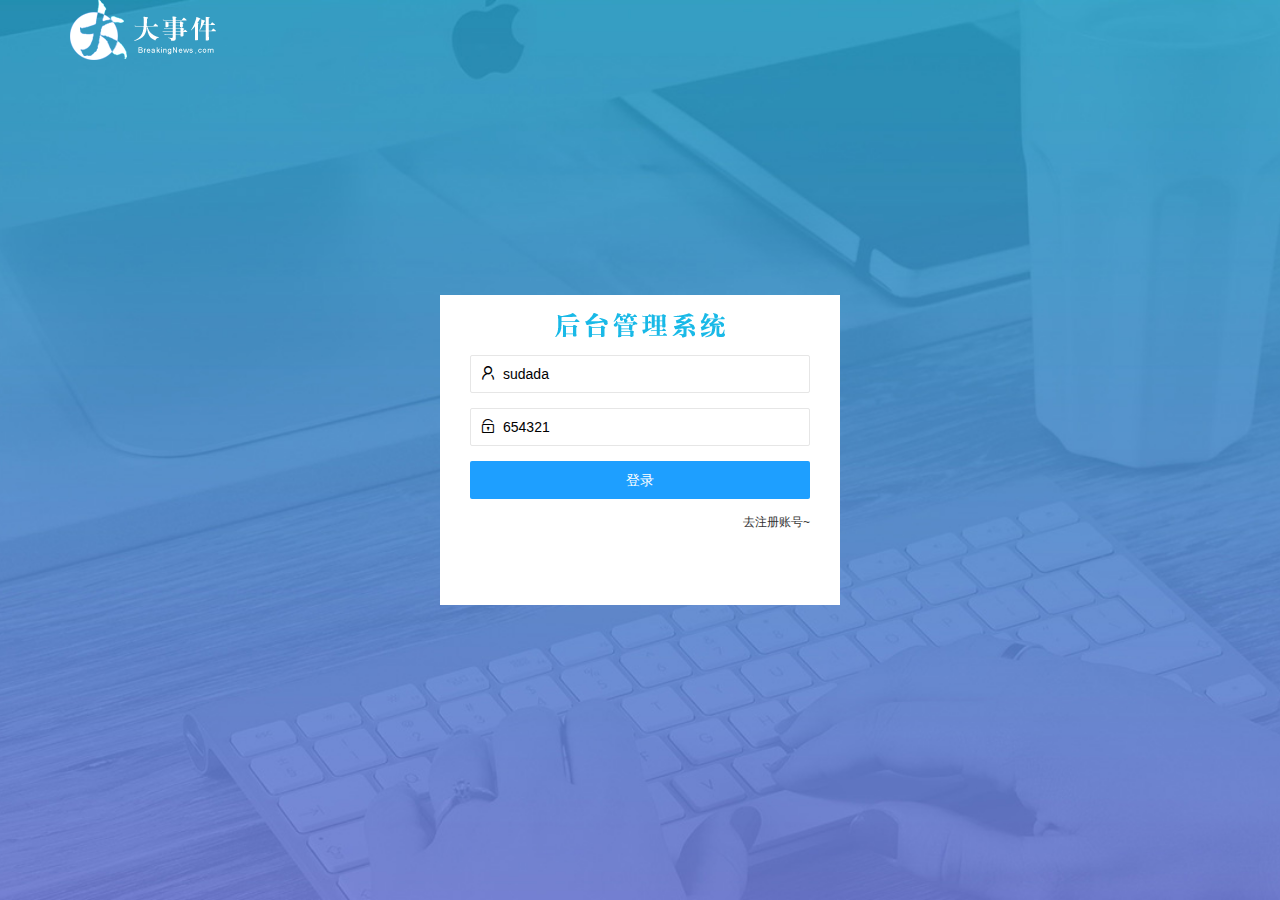
<file: login.html>
<!DOCTYPE html>
<html lang="en">

<head>
    <meta charset="UTF-8">
    <meta name="viewport" content="width=device-width, initial-scale=1.0">
    <title>注册--登录--页面</title>
    <!-- layui css -->
    <link rel="stylesheet" href="/assets/lib/layui/css/layui.css">
    <!-- 字体图标 -->
    <link rel="icon" href="/assets/images/favicon.ico">
    <!-- my login css -->
    <link rel="stylesheet" href="/assets/css/login.css">

</head>

<body>
    <div class="layui-main">
        <!-- logo -->
        <img src="/assets/images/logo.png" alt="">
    </div>
    <!-- 注册--登录 -->
    <div class="loginAndRegBox">
        <!-- 登录注册标题 -->
        <div class="titleBox"></div>
        <!-- 登录❗❗❗❗ -->
        <div class="login_box">
            <form class="layui-form" id="form_login">
                <!-- 账号 -->
                <div class="layui-form-item">
                    <i class="layui-icon layui-icon-username"></i>
                    <input value="sudada" type="text" name="username" required lay-verify="required"
                        placeholder="请输入用户名" autocomplete="off" class="layui-input">
                </div>
                <!-- 密码 -->
                <div class="layui-form-item">
                    <i class="layui-icon layui-icon-password"></i>
                    <input value="654321" type="text" name="password" required lay-verify="required|pwd"
                        placeholder="请输入密码" autocomplete="off" class="layui-input">
                </div>
                <!-- 按钮 -->
                <div class="layui-form-item">
                    <button class="layui-btn layui-btn-fluid layui-btn-normal" lay-submit
                        lay-filter="formDemo">登录</button>
                </div>
                <div class="layui-form-item links">
                    <a href="javascript:;" id="link_reg">去注册账号~</a>
                </div>
            </form>
        </div>
        <!-- 注册❗❗❗❗❗❗ -->
        <div class="reg_box" style="display: none;">
            <form class="layui-form" id="form_reg">
                <!-- 账号 -->
                <div class="layui-form-item">
                    <i class="layui-icon layui-icon-username"></i>
                    <input type="text" name="title" required lay-verify="required" placeholder="请输入用户名"
                        autocomplete="off" class="layui-input">
                </div>
                <!-- 密码 -->
                <div class="layui-form-item">
                    <i class="layui-icon layui-icon-password"></i>
                    <input type="password" name="password" required lay-verify="required|pwd" placeholder="请输入密码"
                        autocomplete="off" class="layui-input">
                </div>
                <!-- 确认密码 -->
                <div class="layui-form-item">
                    <i class="layui-icon layui-icon-password"></i>
                    <input type="password" name="repassword" required lay-verify="required|pwd|repwd"
                        placeholder="请确认密码" autocomplete="off" class="layui-input">
                </div>
                <!-- 按钮 -->
                <div class="layui-form-item">
                    <button class="layui-btn layui-btn-fluid layui-btn-normal" lay-submit
                        lay-filter="formDemo">立即注册</button>
                </div>
                <div class="layui-form-item links">
                    <a href="javascript:;" id="link_login">去登录~</a>
                </div>
            </form>

        </div>
    </div>
    <script src="/assets/lib/layui/layui.all.js"></script>
    <script src="/assets/lib/jquery.js"></script>
    <script src="/assets/js/baseAPI.js"></script>
    <script src="/assets/js/login.js"></script>
</body>

</html>
</file>
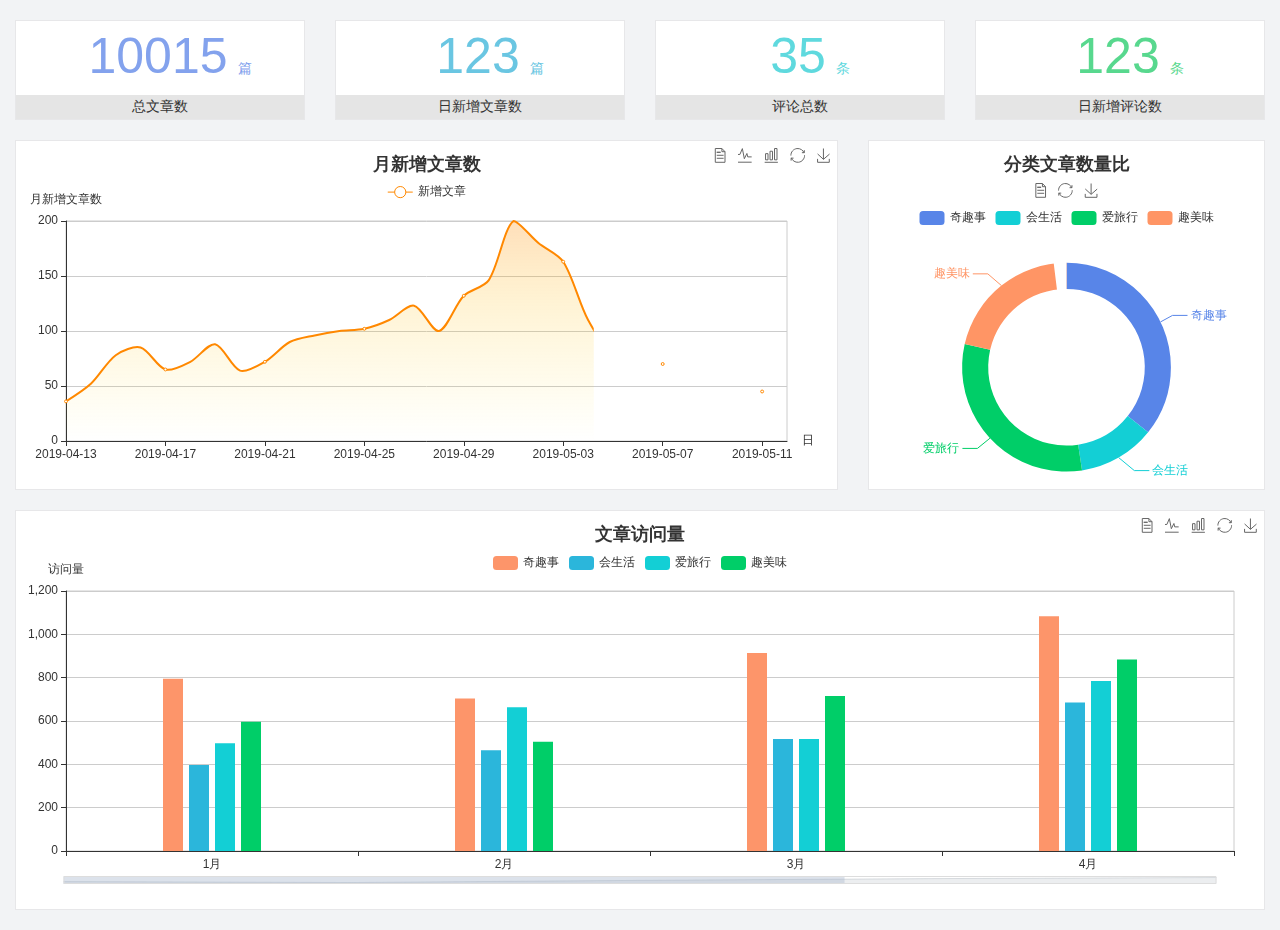
<file: home/dashboard.html>
<!DOCTYPE html>
<html lang="en">

<head>
  <meta charset="UTF-8">
  <meta name="viewport" content="width=device-width, initial-scale=1.0">
  <meta http-equiv="X-UA-Compatible" content="ie=edge">
  <title>图表统计</title>
  <link rel="stylesheet" href="../assets/lib/bootstrap.css" />
  <link rel="stylesheet" href="../assets/lib/main.css" />
  <script src="../assets/lib/jquery.js"></script>
  <script type="text/javascript" src="../assets/lib/echarts.min.js"></script>
</head>

<body>
  <div class="container-fluid">
    <div class="row spannel_list">
      <div class="col-sm-3 col-xs-6">
        <div class="spannel">
          <em>10015</em><span>篇</span>
          <b>总文章数</b>
        </div>
      </div>
      <div class="col-sm-3 col-xs-6">
        <div class="spannel scolor01">
          <em>123</em><span>篇</span>
          <b>日新增文章数</b>
        </div>
      </div>
      <div class="col-sm-3 col-xs-6">
        <div class="spannel scolor02">
          <em>35</em><span>条</span>
          <b>评论总数</b>
        </div>
      </div>
      <div class="col-sm-3 col-xs-6">
        <div class="spannel scolor03">
          <em>123</em><span>条</span>
          <b>日新增评论数</b>
        </div>
      </div>
    </div>
  </div>

  <div class="container-fluid">
    <div class="row curve-pie">
      <div class="col-lg-8 col-md-8">
        <div class="gragh_pannel" id="curve_show"></div>
      </div>
      <div class="col-lg-4 col-md-4">
        <div class="gragh_pannel" id="pie_show"></div>
      </div>
    </div>
  </div>

  <div class="container-fluid">
    <div class="column_pannel" id="column_show"></div>
  </div>

  <script>
    var oChart = echarts.init(document.getElementById('curve_show'));
    var aList_all = [
      { 'count': 36, 'date': '2019-04-13' },
      { 'count': 52, 'date': '2019-04-14' },
      { 'count': 78, 'date': '2019-04-15' },
      { 'count': 85, 'date': '2019-04-16' },
      { 'count': 65, 'date': '2019-04-17' },
      { 'count': 72, 'date': '2019-04-18' },
      { 'count': 88, 'date': '2019-04-19' },
      { 'count': 64, 'date': '2019-04-20' },
      { 'count': 72, 'date': '2019-04-21' },
      { 'count': 90, 'date': '2019-04-22' },
      { 'count': 96, 'date': '2019-04-23' },
      { 'count': 100, 'date': '2019-04-24' },
      { 'count': 102, 'date': '2019-04-25' },
      { 'count': 110, 'date': '2019-04-26' },
      { 'count': 123, 'date': '2019-04-27' },
      { 'count': 100, 'date': '2019-04-28' },
      { 'count': 132, 'date': '2019-04-29' },
      { 'count': 146, 'date': '2019-04-30' },
      { 'count': 200, 'date': '2019-05-01' },
      { 'count': 180, 'date': '2019-05-02' },
      { 'count': 163, 'date': '2019-05-03' },
      { 'count': 110, 'date': '2019-05-04' },
      { 'count': 80, 'date': '2019-05-05' },
      { 'count': 82, 'date': '2019-05-06' },
      { 'count': 70, 'date': '2019-05-07' },
      { 'count': 65, 'date': '2019-05-08' },
      { 'count': 54, 'date': '2019-05-09' },
      { 'count': 40, 'date': '2019-05-10' },
      { 'count': 45, 'date': '2019-05-11' },
      { 'count': 38, 'date': '2019-05-12' },
    ];

    let aCount = [];
    let aDate = [];

    for (var i = 0; i < aList_all.length; i++) {
      aCount.push(aList_all[i].count);
      aDate.push(aList_all[i].date);
    }

    var chartopt = {
      title: {
        text: '月新增文章数',
        left: 'center',
        top: '10'
      },
      tooltip: {
        trigger: 'axis'
      },
      legend: {
        data: ['新增文章'],
        top: '40'
      },
      toolbox: {
        show: true,
        feature: {
          mark: { show: true },
          dataView: { show: true, readOnly: false },
          magicType: { show: true, type: ['line', 'bar'] },
          restore: { show: true },
          saveAsImage: { show: true }
        }
      },
      calculable: true,
      xAxis: [
        {
          name: '日',
          type: 'category',
          boundaryGap: false,
          data: aDate
        }
      ],
      yAxis: [
        {
          name: '月新增文章数',
          type: 'value'
        }
      ],
      series: [
        {
          name: '新增文章',
          type: 'line',
          smooth: true,
          itemStyle: { normal: { areaStyle: { type: 'default' }, color: '#f80' }, lineStyle: { color: '#f80' } },
          data: aCount
        }],
      areaStyle: {
        normal: {
          color: new echarts.graphic.LinearGradient(0, 0, 0, 1, [{
            offset: 0,
            color: 'rgba(255,136,0,0.39)'
          }, {
            offset: .34,
            color: 'rgba(255,180,0,0.25)'
          }, {
            offset: 1,
            color: 'rgba(255,222,0,0.00)'
          }])

        }
      },
      grid: {
        show: true,
        x: 50,
        x2: 50,
        y: 80,
        height: 220
      }
    };

    oChart.setOption(chartopt);


    var oPie = echarts.init(document.getElementById('pie_show'));
    var oPieopt =
    {
      title: {
        top: 10,
        text: '分类文章数量比',
        x: 'center'
      },
      tooltip: {
        trigger: 'item',
        formatter: "{a} <br/>{b} : {c} ({d}%)"
      },
      color: ['#5885e8', '#13cfd5', '#00ce68', '#ff9565'],
      legend: {
        x: 'center',
        top: 65,
        data: ['奇趣事', '会生活', '爱旅行', '趣美味']
      },
      toolbox: {
        show: true,
        x: 'center',
        top: 35,
        feature: {
          mark: { show: true },
          dataView: { show: true, readOnly: false },
          magicType: {
            show: true,
            type: ['pie', 'funnel'],
            option: {
              funnel: {
                x: '25%',
                width: '50%',
                funnelAlign: 'left',
                max: 1548
              }
            }
          },
          restore: { show: true },
          saveAsImage: { show: true }
        }
      },
      calculable: true,
      series: [
        {
          name: '访问来源',
          type: 'pie',
          radius: ['45%', '60%'],
          center: ['50%', '65%'],
          data: [
            { value: 300, name: '奇趣事' },
            { value: 100, name: '会生活' },
            { value: 260, name: '爱旅行' },
            { value: 180, name: '趣美味' }
          ]
        }
      ]
    };
    oPie.setOption(oPieopt);



    var oColumn = this.echarts.init(document.getElementById('column_show'));
    var oColumnopt =
    {
      title: {
        text: '文章访问量',
        left: 'center',
        top: '10'
      },
      tooltip: {
        trigger: 'axis'
      },
      legend: {
        data: ['奇趣事', '会生活', '爱旅行', '趣美味'],
        top: '40'
      },
      toolbox: {
        show: true,
        feature: {
          mark: { show: true },
          dataView: { show: true, readOnly: false },
          magicType: { show: true, type: ['line', 'bar'] },
          restore: { show: true },
          saveAsImage: { show: true }
        }
      },
      calculable: true,
      xAxis: [
        {
          type: 'category',
          data: ['1月', '2月', '3月', '4月', '5月']
        }
      ],
      yAxis: [
        {
          name: '访问量',
          type: 'value'
        }
      ],
      series: [
        {
          name: '奇趣事',
          type: 'bar',
          barWidth: 20,
          itemStyle: {
            normal: { areaStyle: { type: 'default' }, color: '#fd956a' }
          },
          data: [800, 708, 920, 1090, 1200]
        },
        {
          name: '会生活',
          type: 'bar',
          barWidth: 20,
          itemStyle: {
            normal: { areaStyle: { type: 'default' }, color: '#2bb6db' }
          },
          data: [400, 468, 520, 690, 800]
        },
        {
          name: '爱旅行',
          type: 'bar',
          barWidth: 20,
          itemStyle: {
            normal: { areaStyle: { type: 'default' }, color: '#13cfd5' }
          },
          data: [500, 668, 520, 790, 900]
        },
        {
          name: '趣美味',
          type: 'bar',
          barWidth: 20,
          itemStyle: {
            normal: { areaStyle: { type: 'default' }, color: '#00ce68' }
          },
          data: [600, 508, 720, 890, 1000]
        }
      ],
      grid: {
        show: true,
        x: 50,
        x2: 30,
        y: 80,
        height: 260
      },
      dataZoom: [//给x轴设置滚动条
        {
          start: 0,//默认为0
          end: 100 - 1000 / 31,//默认为100
          type: 'slider',
          show: true,
          xAxisIndex: [0],
          handleSize: 0,//滑动条的 左右2个滑动条的大小
          height: 8,//组件高度
          left: 45, //左边的距离
          right: 50,//右边的距离
          bottom: 26,//右边的距离
          handleColor: '#ddd',//h滑动图标的颜色
          handleStyle: {
            borderColor: "#cacaca",
            borderWidth: "1",
            shadowBlur: 2,
            background: "#ddd",
            shadowColor: "#ddd",
          }
        }]
    };
    oColumn.setOption(oColumnopt);
  </script>
</body>

</html>
</file>
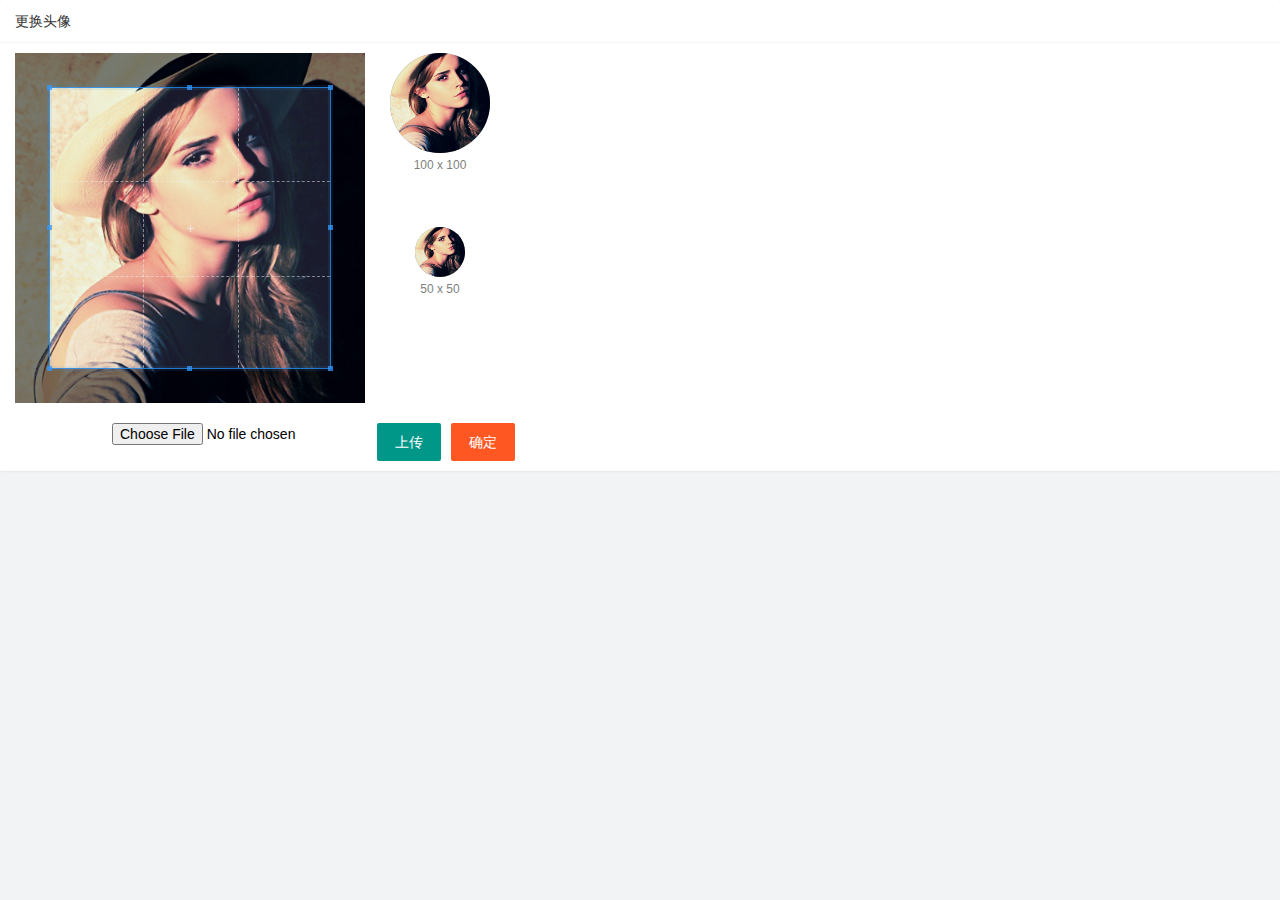
<file: user/user_avatar.html>
<!DOCTYPE html>
<html lang="en">

<head>
    <meta charset="UTF-8">
    <meta name="viewport" content="width=device-width, initial-scale=1.0">
    <title>Document</title>
    <link rel="stylesheet" href="/assets/lib/layui/css/layui.css">
    <link rel="stylesheet" href="/assets/lib/cropper/cropper.css" />
    <link rel="stylesheet" href="/assets/css/user/user_avatar.css">
</head>

<body>
    <div class="layui-card">
        <div class="layui-card-header">更换头像</div>
        <div class="layui-card-body">
            <!-- 第一行的图片裁剪和预览区域 -->
            <div class="row1">
                <!-- 图片裁剪区域 -->
                <div class="cropper-box">
                    <!-- 这个 img 标签很重要，将来会把它初始化为裁剪区域 -->
                    <img id="image" src="/assets/images/sample.jpg" />
                </div>
                <!-- 图片的预览区域 -->
                <div class="preview-box">
                    <div>
                        <!-- 宽高为 100px 的预览区域 -->
                        <div class="img-preview w100"></div>
                        <p class="size">100 x 100</p>
                    </div>
                    <div>
                        <!-- 宽高为 50px 的预览区域 -->
                        <div class="img-preview w50"></div>
                        <p class="size">50 x 50</p>
                    </div>
                </div>
            </div>

            <!-- 第二行的按钮区域 -->
            <div class="row2">
                <input type="file" name="" id="file" accept="image/png,image/jpeg">
                <button id='btnChooseImage' type="button" class="layui-btn">上传</button>
                <button id='btnUpload' type="button" class="layui-btn layui-btn-danger">确定</button>
            </div>
        </div>
    </div>


    <script src="/assets/lib/layui/layui.all.js"></script>
    <script src="/assets/lib/jquery.js"></script>
    <script src="/assets/lib/cropper/Cropper.js"></script>
    <script src="/assets/lib/cropper/jquery-cropper.js"></script>
    <script src="/assets/js/baseAPI.js"></script>
    <script src="/assets/js/user/user_avatar.js"></script>
</body>

</html>
</file>
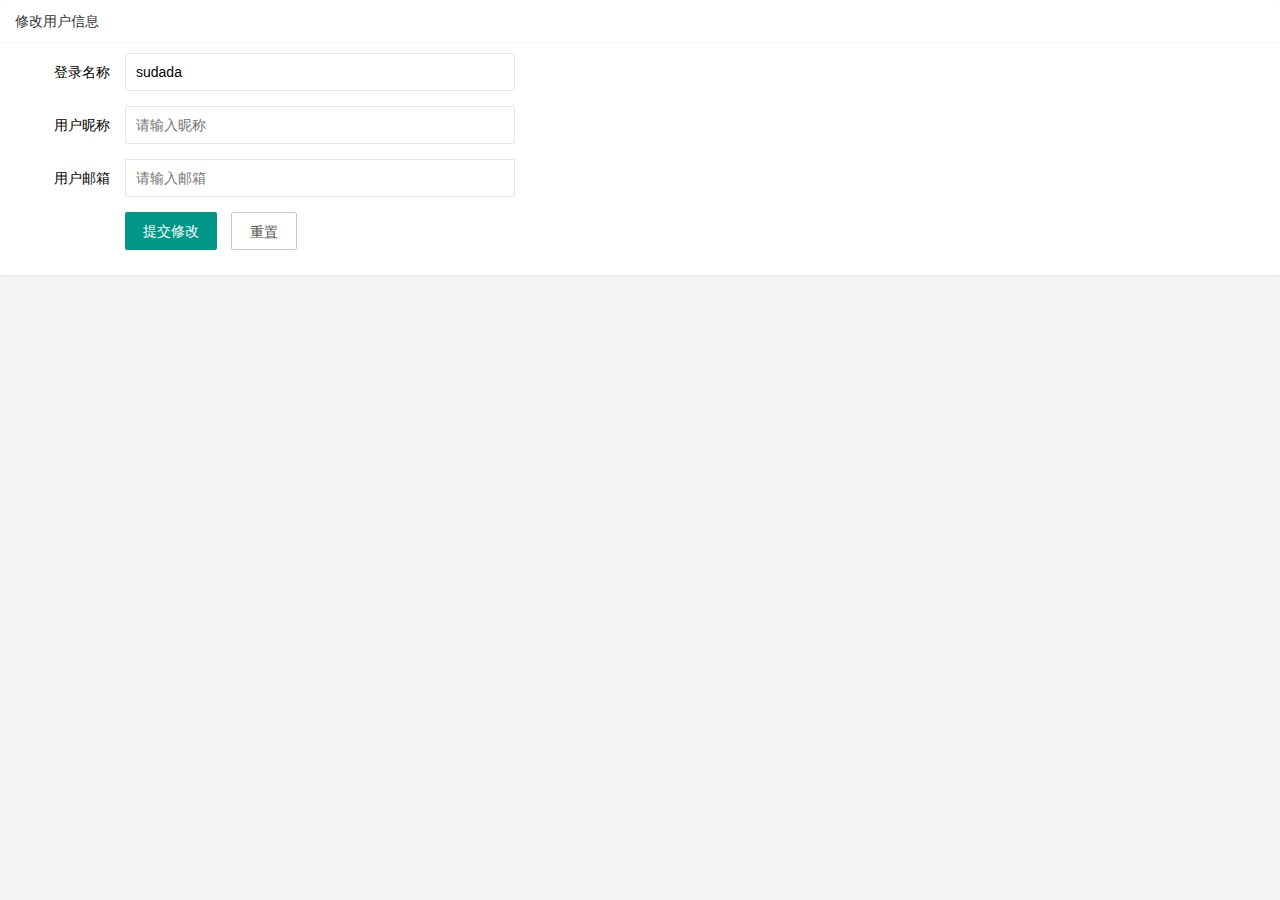
<file: user/user_info.html>
<!DOCTYPE html>
<html lang="en">

<head>
    <meta charset="UTF-8">
    <meta name="viewport" content="width=device-width, initial-scale=1.0">
    <title>Document</title>
    <link rel="stylesheet" href="/assets/lib/layui/css/layui.css">
    <link rel="stylesheet" href="/assets/css/user/user_info.css">
</head>

<body>
    <div class="layui-card">
        <div class="layui-card-header">修改用户信息</div>
        <div class="layui-card-body">
            <form class="layui-form" lay-fliter="formUserInfo">
            <!-- 隐藏域保存Id -->
            <input type="hidden" name="id">
                <!-- 登录名称 -->
                <div class="layui-form-item">
                    <label class="layui-form-label">登录名称</label>
                    <div class="layui-input-block">
                        <input value="sudada" type="text" name="username" readonly required lay-verify="required" placeholder="请输入登录名称"
                            autocomplete="off" class="layui-input">
                    </div>
                </div>
                <!-- 用户昵称 -->
                <div class="layui-form-item">
                    <label class="layui-form-label">用户昵称</label>
                    <div class="layui-input-block">
                        <input type="text" name="nickname" required lay-verify="required|nickname" placeholder="请输入昵称"
                            autocomplete="off" class="layui-input">
                    </div>
                </div>
                <!-- 用户邮箱 -->
                <div class="layui-form-item">
                    <label class="layui-form-label">用户邮箱</label>
                    <div class="layui-input-block">
                        <input type="text" name="email" required lay-verify="required|email" placeholder="请输入邮箱"
                            autocomplete="off" class="layui-input">
                    </div>
                </div>
                <!-- 按钮 -->
                <div class="layui-form-item">
                    <div class="layui-input-block">
                        <button class="layui-btn" lay-submit lay-filter="formDemo">提交修改</button>
                        <button id="btnReset" type="reset" class="layui-btn layui-btn-primary">重置</button>
                    </div>
                </div>
            </form>
        </div>
    </div>

    <script src="/assets/lib/layui/layui.all.js"></script>
    <script src="/assets/lib/jquery.js"></script>
    <script src="/assets/js/baseAPI.js"></script>
    <script src="/assets/js/user/user_info.js"></script>
</body>

</html>
</file>
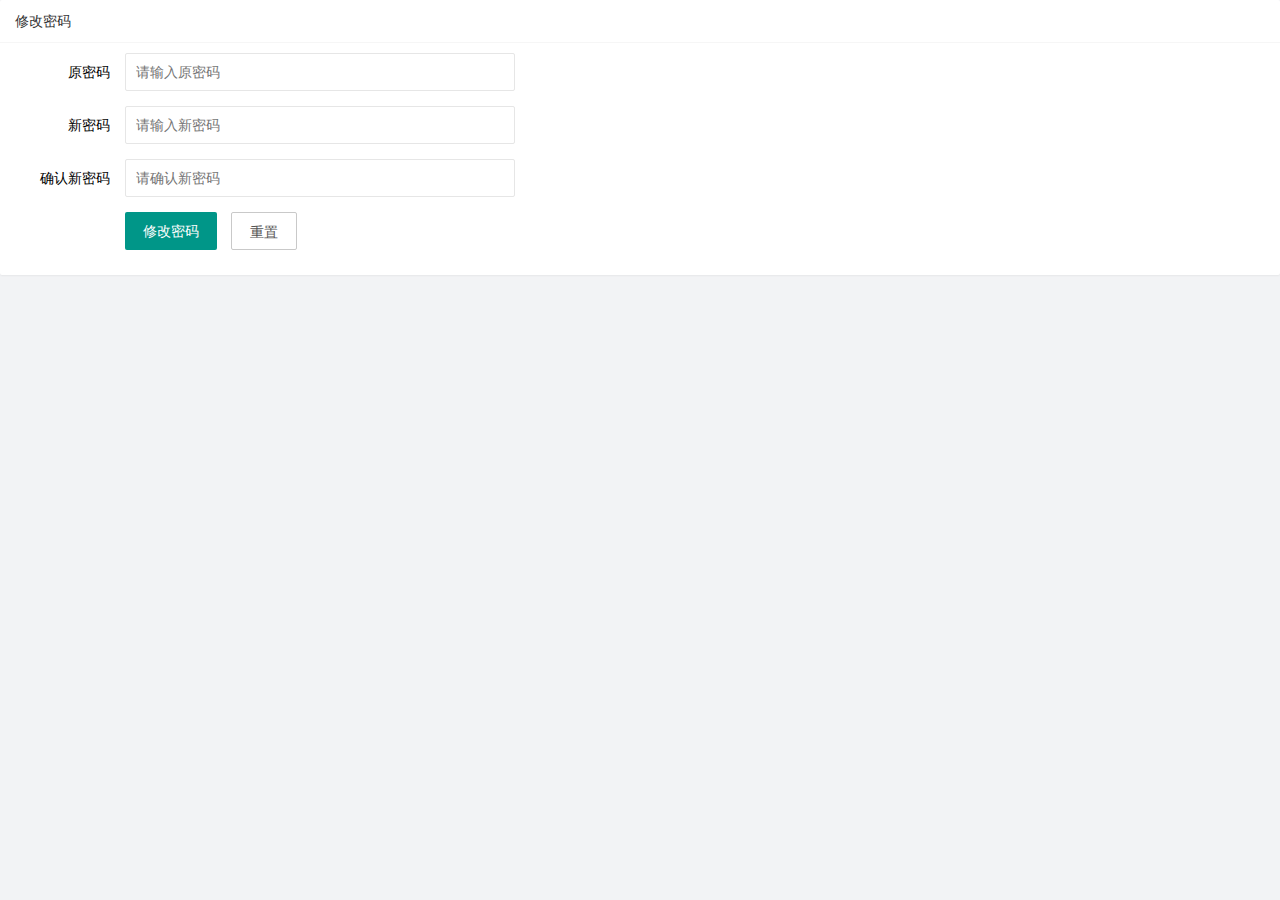
<file: user/user_pwd.html>
<!DOCTYPE html>
<html lang="en">

<head>
    <meta charset="UTF-8">
    <meta name="viewport" content="width=device-width, initial-scale=1.0">
    <title>重置密码</title>
    <link rel="stylesheet" href="/assets/lib/layui/css/layui.css">
    <link rel="stylesheet" href="/assets/css/user/user_pwd.css">
</head>

<body>
    <div class="layui-card">
        <div class="layui-card-header">修改密码</div>
        <div class="layui-card-body">
            <form class="layui-form" action="">
                <div class="layui-form-item">
                    <label class="layui-form-label">原密码</label>
                    <div class="layui-input-block">
                        <input type="text" name="oldPwd" required lay-verify="required|pwd" placeholder="请输入原密码"
                            autocomplete="off" class="layui-input">
                    </div>
                </div>
                <div class="layui-form-item">
                    <label class="layui-form-label">新密码</label>
                    <div class="layui-input-block">
                        <input type="text" name="newPwd" required lay-verify="required|pwd|samePwd" placeholder="请输入新密码"
                            autocomplete="off" class="layui-input">
                    </div>
                </div>
                <div class="layui-form-item">
                    <label class="layui-form-label">确认新密码</label>
                    <div class="layui-input-block">
                        <input type="text" name="rePwd" required lay-verify="required|pwd|rePwd" placeholder="请确认新密码"
                            autocomplete="off" class="layui-input">
                    </div>
                </div>
                <div class="layui-form-item">
                    <div class="layui-input-block">
                        <button class="layui-btn" lay-submit lay-filter="formDemo">修改密码</button>
                        <button type="reset" class="layui-btn layui-btn-primary">重置</button>
                    </div>
                </div>
            </form>
        </div>
    </div>

    <script src="/assets/lib/layui/layui.all.js"></script>
    <script src="/assets/lib/jquery.js"></script>
    <script src="/assets/js/baseAPI.js"></script>
    <script src="/assets/js/user/user_pwd.js"></script>
</body>

</html>
</file>
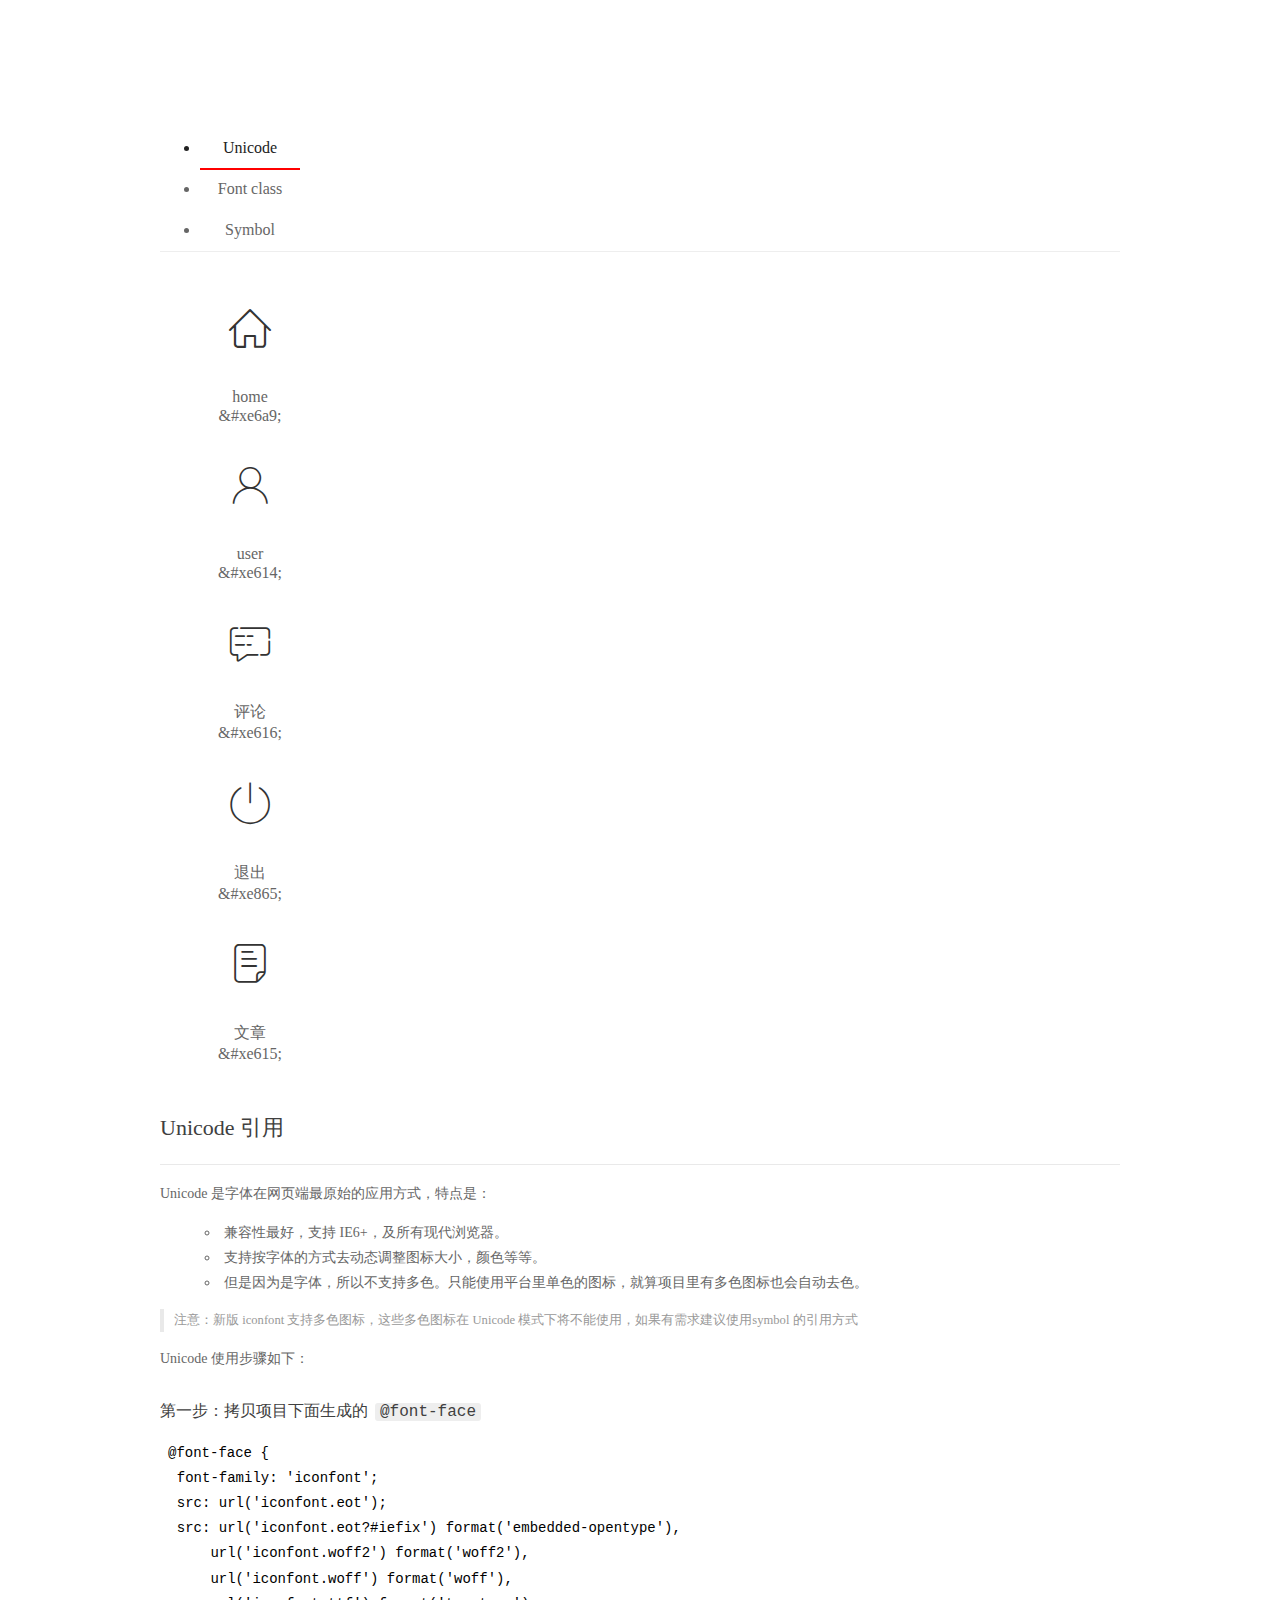
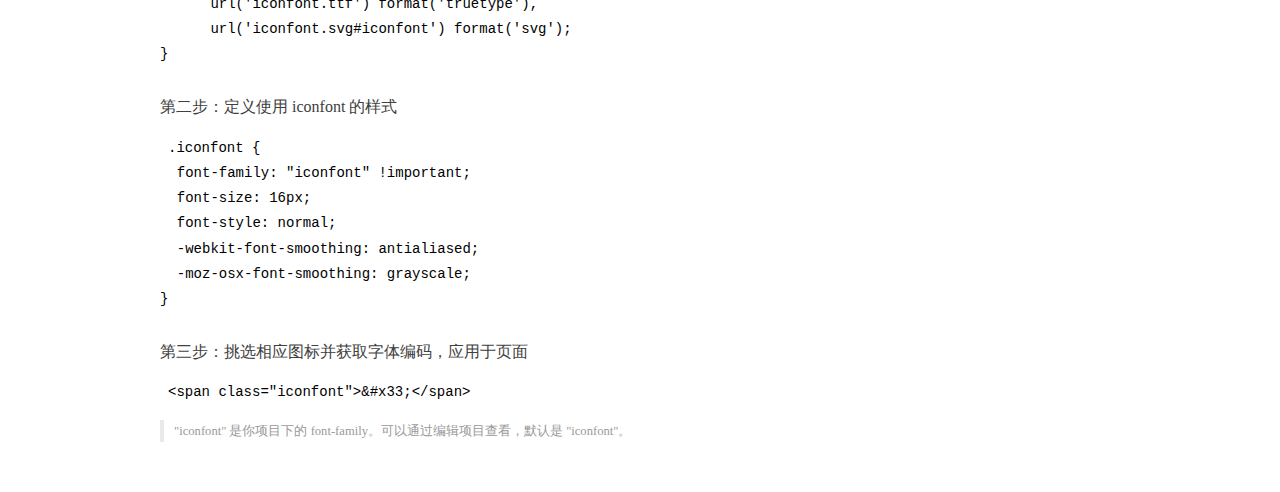
<file: assets/fonts/demo_index.html>
<!DOCTYPE html>
<html>
<head>
  <meta charset="utf-8"/>
  <title>IconFont Demo</title>
  <link rel="shortcut icon" href="https://gtms04.alicdn.com/tps/i4/TB1_oz6GVXXXXaFXpXXJDFnIXXX-64-64.ico" type="image/x-icon"/>
  <link rel="stylesheet" href="https://g.alicdn.com/thx/cube/1.3.2/cube.min.css">
  <link rel="stylesheet" href="demo.css">
  <link rel="stylesheet" href="iconfont.css">
  <script src="iconfont.js"></script>
  <!-- jQuery -->
  <script src="https://a1.alicdn.com/oss/uploads/2018/12/26/7bfddb60-08e8-11e9-9b04-53e73bb6408b.js"></script>
  <!-- 代码高亮 -->
  <script src="https://a1.alicdn.com/oss/uploads/2018/12/26/a3f714d0-08e6-11e9-8a15-ebf944d7534c.js"></script>
</head>
<body>
  <div class="main">
    <h1 class="logo"><a href="https://www.iconfont.cn/" title="iconfont 首页" target="_blank">&#xe86b;</a></h1>
    <div class="nav-tabs">
      <ul id="tabs" class="dib-box">
        <li class="dib active"><span>Unicode</span></li>
        <li class="dib"><span>Font class</span></li>
        <li class="dib"><span>Symbol</span></li>
      </ul>
      
    </div>
    <div class="tab-container">
      <div class="content unicode" style="display: block;">
          <ul class="icon_lists dib-box">
          
            <li class="dib">
              <span class="icon iconfont">&#xe6a9;</span>
                <div class="name">home</div>
                <div class="code-name">&amp;#xe6a9;</div>
              </li>
          
            <li class="dib">
              <span class="icon iconfont">&#xe614;</span>
                <div class="name">user</div>
                <div class="code-name">&amp;#xe614;</div>
              </li>
          
            <li class="dib">
              <span class="icon iconfont">&#xe616;</span>
                <div class="name">评论</div>
                <div class="code-name">&amp;#xe616;</div>
              </li>
          
            <li class="dib">
              <span class="icon iconfont">&#xe865;</span>
                <div class="name">退出</div>
                <div class="code-name">&amp;#xe865;</div>
              </li>
          
            <li class="dib">
              <span class="icon iconfont">&#xe615;</span>
                <div class="name">文章</div>
                <div class="code-name">&amp;#xe615;</div>
              </li>
          
          </ul>
          <div class="article markdown">
          <h2 id="unicode-">Unicode 引用</h2>
          <hr>

          <p>Unicode 是字体在网页端最原始的应用方式，特点是：</p>
          <ul>
            <li>兼容性最好，支持 IE6+，及所有现代浏览器。</li>
            <li>支持按字体的方式去动态调整图标大小，颜色等等。</li>
            <li>但是因为是字体，所以不支持多色。只能使用平台里单色的图标，就算项目里有多色图标也会自动去色。</li>
          </ul>
          <blockquote>
            <p>注意：新版 iconfont 支持多色图标，这些多色图标在 Unicode 模式下将不能使用，如果有需求建议使用symbol 的引用方式</p>
          </blockquote>
          <p>Unicode 使用步骤如下：</p>
          <h3 id="-font-face">第一步：拷贝项目下面生成的 <code>@font-face</code></h3>
<pre><code class="language-css"
>@font-face {
  font-family: 'iconfont';
  src: url('iconfont.eot');
  src: url('iconfont.eot?#iefix') format('embedded-opentype'),
      url('iconfont.woff2') format('woff2'),
      url('iconfont.woff') format('woff'),
      url('iconfont.ttf') format('truetype'),
      url('iconfont.svg#iconfont') format('svg');
}
</code></pre>
          <h3 id="-iconfont-">第二步：定义使用 iconfont 的样式</h3>
<pre><code class="language-css"
>.iconfont {
  font-family: "iconfont" !important;
  font-size: 16px;
  font-style: normal;
  -webkit-font-smoothing: antialiased;
  -moz-osx-font-smoothing: grayscale;
}
</code></pre>
          <h3 id="-">第三步：挑选相应图标并获取字体编码，应用于页面</h3>
<pre>
<code class="language-html"
>&lt;span class="iconfont"&gt;&amp;#x33;&lt;/span&gt;
</code></pre>
          <blockquote>
            <p>"iconfont" 是你项目下的 font-family。可以通过编辑项目查看，默认是 "iconfont"。</p>
          </blockquote>
          </div>
      </div>
      <div class="content font-class">
        <ul class="icon_lists dib-box">
          
          <li class="dib">
            <span class="icon iconfont icon-home"></span>
            <div class="name">
              home
            </div>
            <div class="code-name">.icon-home
            </div>
          </li>
          
          <li class="dib">
            <span class="icon iconfont icon-user"></span>
            <div class="name">
              user
            </div>
            <div class="code-name">.icon-user
            </div>
          </li>
          
          <li class="dib">
            <span class="icon iconfont icon-pinglun"></span>
            <div class="name">
              评论
            </div>
            <div class="code-name">.icon-pinglun
            </div>
          </li>
          
          <li class="dib">
            <span class="icon iconfont icon-tuichu"></span>
            <div class="name">
              退出
            </div>
            <div class="code-name">.icon-tuichu
            </div>
          </li>
          
          <li class="dib">
            <span class="icon iconfont icon-16"></span>
            <div class="name">
              文章
            </div>
            <div class="code-name">.icon-16
            </div>
          </li>
          
        </ul>
        <div class="article markdown">
        <h2 id="font-class-">font-class 引用</h2>
        <hr>

        <p>font-class 是 Unicode 使用方式的一种变种，主要是解决 Unicode 书写不直观，语意不明确的问题。</p>
        <p>与 Unicode 使用方式相比，具有如下特点：</p>
        <ul>
          <li>兼容性良好，支持 IE8+，及所有现代浏览器。</li>
          <li>相比于 Unicode 语意明确，书写更直观。可以很容易分辨这个 icon 是什么。</li>
          <li>因为使用 class 来定义图标，所以当要替换图标时，只需要修改 class 里面的 Unicode 引用。</li>
          <li>不过因为本质上还是使用的字体，所以多色图标还是不支持的。</li>
        </ul>
        <p>使用步骤如下：</p>
        <h3 id="-fontclass-">第一步：引入项目下面生成的 fontclass 代码：</h3>
<pre><code class="language-html">&lt;link rel="stylesheet" href="./iconfont.css"&gt;
</code></pre>
        <h3 id="-">第二步：挑选相应图标并获取类名，应用于页面：</h3>
<pre><code class="language-html">&lt;span class="iconfont icon-xxx"&gt;&lt;/span&gt;
</code></pre>
        <blockquote>
          <p>"
            iconfont" 是你项目下的 font-family。可以通过编辑项目查看，默认是 "iconfont"。</p>
        </blockquote>
      </div>
      </div>
      <div class="content symbol">
          <ul class="icon_lists dib-box">
          
            <li class="dib">
                <svg class="icon svg-icon" aria-hidden="true">
                  <use xlink:href="#icon-home"></use>
                </svg>
                <div class="name">home</div>
                <div class="code-name">#icon-home</div>
            </li>
          
            <li class="dib">
                <svg class="icon svg-icon" aria-hidden="true">
                  <use xlink:href="#icon-user"></use>
                </svg>
                <div class="name">user</div>
                <div class="code-name">#icon-user</div>
            </li>
          
            <li class="dib">
                <svg class="icon svg-icon" aria-hidden="true">
                  <use xlink:href="#icon-pinglun"></use>
                </svg>
                <div class="name">评论</div>
                <div class="code-name">#icon-pinglun</div>
            </li>
          
            <li class="dib">
                <svg class="icon svg-icon" aria-hidden="true">
                  <use xlink:href="#icon-tuichu"></use>
                </svg>
                <div class="name">退出</div>
                <div class="code-name">#icon-tuichu</div>
            </li>
          
            <li class="dib">
                <svg class="icon svg-icon" aria-hidden="true">
                  <use xlink:href="#icon-16"></use>
                </svg>
                <div class="name">文章</div>
                <div class="code-name">#icon-16</div>
            </li>
          
          </ul>
          <div class="article markdown">
          <h2 id="symbol-">Symbol 引用</h2>
          <hr>

          <p>这是一种全新的使用方式，应该说这才是未来的主流，也是平台目前推荐的用法。相关介绍可以参考这篇<a href="">文章</a>
            这种用法其实是做了一个 SVG 的集合，与另外两种相比具有如下特点：</p>
          <ul>
            <li>支持多色图标了，不再受单色限制。</li>
            <li>通过一些技巧，支持像字体那样，通过 <code>font-size</code>, <code>color</code> 来调整样式。</li>
            <li>兼容性较差，支持 IE9+，及现代浏览器。</li>
            <li>浏览器渲染 SVG 的性能一般，还不如 png。</li>
          </ul>
          <p>使用步骤如下：</p>
          <h3 id="-symbol-">第一步：引入项目下面生成的 symbol 代码：</h3>
<pre><code class="language-html">&lt;script src="./iconfont.js"&gt;&lt;/script&gt;
</code></pre>
          <h3 id="-css-">第二步：加入通用 CSS 代码（引入一次就行）：</h3>
<pre><code class="language-html">&lt;style&gt;
.icon {
  width: 1em;
  height: 1em;
  vertical-align: -0.15em;
  fill: currentColor;
  overflow: hidden;
}
&lt;/style&gt;
</code></pre>
          <h3 id="-">第三步：挑选相应图标并获取类名，应用于页面：</h3>
<pre><code class="language-html">&lt;svg class="icon" aria-hidden="true"&gt;
  &lt;use xlink:href="#icon-xxx"&gt;&lt;/use&gt;
&lt;/svg&gt;
</code></pre>
          </div>
      </div>

    </div>
  </div>
  <script>
  $(document).ready(function () {
      $('.tab-container .content:first').show()

      $('#tabs li').click(function (e) {
        var tabContent = $('.tab-container .content')
        var index = $(this).index()

        if ($(this).hasClass('active')) {
          return
        } else {
          $('#tabs li').removeClass('active')
          $(this).addClass('active')

          tabContent.hide().eq(index).fadeIn()
        }
      })
    })
  </script>
</body>
</html>
</file>
<file: assets/lib/layui/css/layui.css>
/** layui-v2.5.5 MIT License By https://www.layui.com */
 .layui-inline,img{display:inline-block;vertical-align:middle}h1,h2,h3,h4,h5,h6{font-weight:400}.layui-edge,.layui-header,.layui-inline,.layui-main{position:relative}.layui-body,.layui-edge,.layui-elip{overflow:hidden}.layui-btn,.layui-edge,.layui-inline,img{vertical-align:middle}.layui-btn,.layui-disabled,.layui-icon,.layui-unselect{-moz-user-select:none;-webkit-user-select:none;-ms-user-select:none}.layui-elip,.layui-form-checkbox span,.layui-form-pane .layui-form-label{text-overflow:ellipsis;white-space:nowrap}.layui-breadcrumb,.layui-tree-btnGroup{visibility:hidden}blockquote,body,button,dd,div,dl,dt,form,h1,h2,h3,h4,h5,h6,input,li,ol,p,pre,td,textarea,th,ul{margin:0;padding:0;-webkit-tap-highlight-color:rgba(0,0,0,0)}a:active,a:hover{outline:0}img{border:none}li{list-style:none}table{border-collapse:collapse;border-spacing:0}h4,h5,h6{font-size:100%}button,input,optgroup,option,select,textarea{font-family:inherit;font-size:inherit;font-style:inherit;font-weight:inherit;outline:0}pre{white-space:pre-wrap;white-space:-moz-pre-wrap;white-space:-pre-wrap;white-space:-o-pre-wrap;word-wrap:break-word}body{line-height:24px;font:14px Helvetica Neue,Helvetica,PingFang SC,Tahoma,Arial,sans-serif}hr{height:1px;margin:10px 0;border:0;clear:both}a{color:#333;text-decoration:none}a:hover{color:#777}a cite{font-style:normal;*cursor:pointer}.layui-border-box,.layui-border-box *{box-sizing:border-box}.layui-box,.layui-box *{box-sizing:content-box}.layui-clear{clear:both;*zoom:1}.layui-clear:after{content:'\20';clear:both;*zoom:1;display:block;height:0}.layui-inline{*display:inline;*zoom:1}.layui-edge{display:inline-block;width:0;height:0;border-width:6px;border-style:dashed;border-color:transparent}.layui-edge-top{top:-4px;border-bottom-color:#999;border-bottom-style:solid}.layui-edge-right{border-left-color:#999;border-left-style:solid}.layui-edge-bottom{top:2px;border-top-color:#999;border-top-style:solid}.layui-edge-left{border-right-color:#999;border-right-style:solid}.layui-disabled,.layui-disabled:hover{color:#d2d2d2!important;cursor:not-allowed!important}.layui-circle{border-radius:100%}.layui-show{display:block!important}.layui-hide{display:none!important}@font-face{font-family:layui-icon;src:url(../font/iconfont.eot?v=250);src:url(../font/iconfont.eot?v=250#iefix) format('embedded-opentype'),url(../font/iconfont.woff2?v=250) format('woff2'),url(../font/iconfont.woff?v=250) format('woff'),url(../font/iconfont.ttf?v=250) format('truetype'),url(../font/iconfont.svg?v=250#layui-icon) format('svg')}.layui-icon{font-family:layui-icon!important;font-size:16px;font-style:normal;-webkit-font-smoothing:antialiased;-moz-osx-font-smoothing:grayscale}.layui-icon-reply-fill:before{content:"\e611"}.layui-icon-set-fill:before{content:"\e614"}.layui-icon-menu-fill:before{content:"\e60f"}.layui-icon-search:before{content:"\e615"}.layui-icon-share:before{content:"\e641"}.layui-icon-set-sm:before{content:"\e620"}.layui-icon-engine:before{content:"\e628"}.layui-icon-close:before{content:"\1006"}.layui-icon-close-fill:before{content:"\1007"}.layui-icon-chart-screen:before{content:"\e629"}.layui-icon-star:before{content:"\e600"}.layui-icon-circle-dot:before{content:"\e617"}.layui-icon-chat:before{content:"\e606"}.layui-icon-release:before{content:"\e609"}.layui-icon-list:before{content:"\e60a"}.layui-icon-chart:before{content:"\e62c"}.layui-icon-ok-circle:before{content:"\1005"}.layui-icon-layim-theme:before{content:"\e61b"}.layui-icon-table:before{content:"\e62d"}.layui-icon-right:before{content:"\e602"}.layui-icon-left:before{content:"\e603"}.layui-icon-cart-simple:before{content:"\e698"}.layui-icon-face-cry:before{content:"\e69c"}.layui-icon-face-smile:before{content:"\e6af"}.layui-icon-survey:before{content:"\e6b2"}.layui-icon-tree:before{content:"\e62e"}.layui-icon-upload-circle:before{content:"\e62f"}.layui-icon-add-circle:before{content:"\e61f"}.layui-icon-download-circle:before{content:"\e601"}.layui-icon-templeate-1:before{content:"\e630"}.layui-icon-util:before{content:"\e631"}.layui-icon-face-surprised:before{content:"\e664"}.layui-icon-edit:before{content:"\e642"}.layui-icon-speaker:before{content:"\e645"}.layui-icon-down:before{content:"\e61a"}.layui-icon-file:before{content:"\e621"}.layui-icon-layouts:before{content:"\e632"}.layui-icon-rate-half:before{content:"\e6c9"}.layui-icon-add-circle-fine:before{content:"\e608"}.layui-icon-prev-circle:before{content:"\e633"}.layui-icon-read:before{content:"\e705"}.layui-icon-404:before{content:"\e61c"}.layui-icon-carousel:before{content:"\e634"}.layui-icon-help:before{content:"\e607"}.layui-icon-code-circle:before{content:"\e635"}.layui-icon-water:before{content:"\e636"}.layui-icon-username:before{content:"\e66f"}.layui-icon-find-fill:before{content:"\e670"}.layui-icon-about:before{content:"\e60b"}.layui-icon-location:before{content:"\e715"}.layui-icon-up:before{content:"\e619"}.layui-icon-pause:before{content:"\e651"}.layui-icon-date:before{content:"\e637"}.layui-icon-layim-uploadfile:before{content:"\e61d"}.layui-icon-delete:before{content:"\e640"}.layui-icon-play:before{content:"\e652"}.layui-icon-top:before{content:"\e604"}.layui-icon-friends:before{content:"\e612"}.layui-icon-refresh-3:before{content:"\e9aa"}.layui-icon-ok:before{content:"\e605"}.layui-icon-layer:before{content:"\e638"}.layui-icon-face-smile-fine:before{content:"\e60c"}.layui-icon-dollar:before{content:"\e659"}.layui-icon-group:before{content:"\e613"}.layui-icon-layim-download:before{content:"\e61e"}.layui-icon-picture-fine:before{content:"\e60d"}.layui-icon-link:before{content:"\e64c"}.layui-icon-diamond:before{content:"\e735"}.layui-icon-log:before{content:"\e60e"}.layui-icon-rate-solid:before{content:"\e67a"}.layui-icon-fonts-del:before{content:"\e64f"}.layui-icon-unlink:before{content:"\e64d"}.layui-icon-fonts-clear:before{content:"\e639"}.layui-icon-triangle-r:before{content:"\e623"}.layui-icon-circle:before{content:"\e63f"}.layui-icon-radio:before{content:"\e643"}.layui-icon-align-center:before{content:"\e647"}.layui-icon-align-right:before{content:"\e648"}.layui-icon-align-left:before{content:"\e649"}.layui-icon-loading-1:before{content:"\e63e"}.layui-icon-return:before{content:"\e65c"}.layui-icon-fonts-strong:before{content:"\e62b"}.layui-icon-upload:before{content:"\e67c"}.layui-icon-dialogue:before{content:"\e63a"}.layui-icon-video:before{content:"\e6ed"}.layui-icon-headset:before{content:"\e6fc"}.layui-icon-cellphone-fine:before{content:"\e63b"}.layui-icon-add-1:before{content:"\e654"}.layui-icon-face-smile-b:before{content:"\e650"}.layui-icon-fonts-html:before{content:"\e64b"}.layui-icon-form:before{content:"\e63c"}.layui-icon-cart:before{content:"\e657"}.layui-icon-camera-fill:before{content:"\e65d"}.layui-icon-tabs:before{content:"\e62a"}.layui-icon-fonts-code:before{content:"\e64e"}.layui-icon-fire:before{content:"\e756"}.layui-icon-set:before{content:"\e716"}.layui-icon-fonts-u:before{content:"\e646"}.layui-icon-triangle-d:before{content:"\e625"}.layui-icon-tips:before{content:"\e702"}.layui-icon-picture:before{content:"\e64a"}.layui-icon-more-vertical:before{content:"\e671"}.layui-icon-flag:before{content:"\e66c"}.layui-icon-loading:before{content:"\e63d"}.layui-icon-fonts-i:before{content:"\e644"}.layui-icon-refresh-1:before{content:"\e666"}.layui-icon-rmb:before{content:"\e65e"}.layui-icon-home:before{content:"\e68e"}.layui-icon-user:before{content:"\e770"}.layui-icon-notice:before{content:"\e667"}.layui-icon-login-weibo:before{content:"\e675"}.layui-icon-voice:before{content:"\e688"}.layui-icon-upload-drag:before{content:"\e681"}.layui-icon-login-qq:before{content:"\e676"}.layui-icon-snowflake:before{content:"\e6b1"}.layui-icon-file-b:before{content:"\e655"}.layui-icon-template:before{content:"\e663"}.layui-icon-auz:before{content:"\e672"}.layui-icon-console:before{content:"\e665"}.layui-icon-app:before{content:"\e653"}.layui-icon-prev:before{content:"\e65a"}.layui-icon-website:before{content:"\e7ae"}.layui-icon-next:before{content:"\e65b"}.layui-icon-component:before{content:"\e857"}.layui-icon-more:before{content:"\e65f"}.layui-icon-login-wechat:before{content:"\e677"}.layui-icon-shrink-right:before{content:"\e668"}.layui-icon-spread-left:before{content:"\e66b"}.layui-icon-camera:before{content:"\e660"}.layui-icon-note:before{content:"\e66e"}.layui-icon-refresh:before{content:"\e669"}.layui-icon-female:before{content:"\e661"}.layui-icon-male:before{content:"\e662"}.layui-icon-password:before{content:"\e673"}.layui-icon-senior:before{content:"\e674"}.layui-icon-theme:before{content:"\e66a"}.layui-icon-tread:before{content:"\e6c5"}.layui-icon-praise:before{content:"\e6c6"}.layui-icon-star-fill:before{content:"\e658"}.layui-icon-rate:before{content:"\e67b"}.layui-icon-template-1:before{content:"\e656"}.layui-icon-vercode:before{content:"\e679"}.layui-icon-cellphone:before{content:"\e678"}.layui-icon-screen-full:before{content:"\e622"}.layui-icon-screen-restore:before{content:"\e758"}.layui-icon-cols:before{content:"\e610"}.layui-icon-export:before{content:"\e67d"}.layui-icon-print:before{content:"\e66d"}.layui-icon-slider:before{content:"\e714"}.layui-icon-addition:before{content:"\e624"}.layui-icon-subtraction:before{content:"\e67e"}.layui-icon-service:before{content:"\e626"}.layui-icon-transfer:before{content:"\e691"}.layui-main{width:1140px;margin:0 auto}.layui-header{z-index:1000;height:60px}.layui-header a:hover{transition:all .5s;-webkit-transition:all .5s}.layui-side{position:fixed;left:0;top:0;bottom:0;z-index:999;width:200px;overflow-x:hidden}.layui-side-scroll{position:relative;width:220px;height:100%;overflow-x:hidden}.layui-body{position:absolute;left:200px;right:0;top:0;bottom:0;z-index:998;width:auto;overflow-y:auto;box-sizing:border-box}.layui-layout-body{overflow:hidden}.layui-layout-admin .layui-header{background-color:#23262E}.layui-layout-admin .layui-side{top:60px;width:200px;overflow-x:hidden}.layui-layout-admin .layui-body{position:fixed;top:60px;bottom:44px}.layui-layout-admin .layui-main{width:auto;margin:0 15px}.layui-layout-admin .layui-footer{position:fixed;left:200px;right:0;bottom:0;height:44px;line-height:44px;padding:0 15px;background-color:#eee}.layui-layout-admin .layui-logo{position:absolute;left:0;top:0;width:200px;height:100%;line-height:60px;text-align:center;color:#009688;font-size:16px}.layui-layout-admin .layui-header .layui-nav{background:0 0}.layui-layout-left{position:absolute!important;left:200px;top:0}.layui-layout-right{position:absolute!important;right:0;top:0}.layui-container{position:relative;margin:0 auto;padding:0 15px;box-sizing:border-box}.layui-fluid{position:relative;margin:0 auto;padding:0 15px}.layui-row:after,.layui-row:before{content:'';display:block;clear:both}.layui-col-lg1,.layui-col-lg10,.layui-col-lg11,.layui-col-lg12,.layui-col-lg2,.layui-col-lg3,.layui-col-lg4,.layui-col-lg5,.layui-col-lg6,.layui-col-lg7,.layui-col-lg8,.layui-col-lg9,.layui-col-md1,.layui-col-md10,.layui-col-md11,.layui-col-md12,.layui-col-md2,.layui-col-md3,.layui-col-md4,.layui-col-md5,.layui-col-md6,.layui-col-md7,.layui-col-md8,.layui-col-md9,.layui-col-sm1,.layui-col-sm10,.layui-col-sm11,.layui-col-sm12,.layui-col-sm2,.layui-col-sm3,.layui-col-sm4,.layui-col-sm5,.layui-col-sm6,.layui-col-sm7,.layui-col-sm8,.layui-col-sm9,.layui-col-xs1,.layui-col-xs10,.layui-col-xs11,.layui-col-xs12,.layui-col-xs2,.layui-col-xs3,.layui-col-xs4,.layui-col-xs5,.layui-col-xs6,.layui-col-xs7,.layui-col-xs8,.layui-col-xs9{position:relative;display:block;box-sizing:border-box}.layui-col-xs1,.layui-col-xs10,.layui-col-xs11,.layui-col-xs12,.layui-col-xs2,.layui-col-xs3,.layui-col-xs4,.layui-col-xs5,.layui-col-xs6,.layui-col-xs7,.layui-col-xs8,.layui-col-xs9{float:left}.layui-col-xs1{width:8.33333333%}.layui-col-xs2{width:16.66666667%}.layui-col-xs3{width:25%}.layui-col-xs4{width:33.33333333%}.layui-col-xs5{width:41.66666667%}.layui-col-xs6{width:50%}.layui-col-xs7{width:58.33333333%}.layui-col-xs8{width:66.66666667%}.layui-col-xs9{width:75%}.layui-col-xs10{width:83.33333333%}.layui-col-xs11{width:91.66666667%}.layui-col-xs12{width:100%}.layui-col-xs-offset1{margin-left:8.33333333%}.layui-col-xs-offset2{margin-left:16.66666667%}.layui-col-xs-offset3{margin-left:25%}.layui-col-xs-offset4{margin-left:33.33333333%}.layui-col-xs-offset5{margin-left:41.66666667%}.layui-col-xs-offset6{margin-left:50%}.layui-col-xs-offset7{margin-left:58.33333333%}.layui-col-xs-offset8{margin-left:66.66666667%}.layui-col-xs-offset9{margin-left:75%}.layui-col-xs-offset10{margin-left:83.33333333%}.layui-col-xs-offset11{margin-left:91.66666667%}.layui-col-xs-offset12{margin-left:100%}@media screen and (max-width:768px){.layui-hide-xs{display:none!important}.layui-show-xs-block{display:block!important}.layui-show-xs-inline{display:inline!important}.layui-show-xs-inline-block{display:inline-block!important}}@media screen and (min-width:768px){.layui-container{width:750px}.layui-hide-sm{display:none!important}.layui-show-sm-block{display:block!important}.layui-show-sm-inline{display:inline!important}.layui-show-sm-inline-block{display:inline-block!important}.layui-col-sm1,.layui-col-sm10,.layui-col-sm11,.layui-col-sm12,.layui-col-sm2,.layui-col-sm3,.layui-col-sm4,.layui-col-sm5,.layui-col-sm6,.layui-col-sm7,.layui-col-sm8,.layui-col-sm9{float:left}.layui-col-sm1{width:8.33333333%}.layui-col-sm2{width:16.66666667%}.layui-col-sm3{width:25%}.layui-col-sm4{width:33.33333333%}.layui-col-sm5{width:41.66666667%}.layui-col-sm6{width:50%}.layui-col-sm7{width:58.33333333%}.layui-col-sm8{width:66.66666667%}.layui-col-sm9{width:75%}.layui-col-sm10{width:83.33333333%}.layui-col-sm11{width:91.66666667%}.layui-col-sm12{width:100%}.layui-col-sm-offset1{margin-left:8.33333333%}.layui-col-sm-offset2{margin-left:16.66666667%}.layui-col-sm-offset3{margin-left:25%}.layui-col-sm-offset4{margin-left:33.33333333%}.layui-col-sm-offset5{margin-left:41.66666667%}.layui-col-sm-offset6{margin-left:50%}.layui-col-sm-offset7{margin-left:58.33333333%}.layui-col-sm-offset8{margin-left:66.66666667%}.layui-col-sm-offset9{margin-left:75%}.layui-col-sm-offset10{margin-left:83.33333333%}.layui-col-sm-offset11{margin-left:91.66666667%}.layui-col-sm-offset12{margin-left:100%}}@media screen and (min-width:992px){.layui-container{width:970px}.layui-hide-md{display:none!important}.layui-show-md-block{display:block!important}.layui-show-md-inline{display:inline!important}.layui-show-md-inline-block{display:inline-block!important}.layui-col-md1,.layui-col-md10,.layui-col-md11,.layui-col-md12,.layui-col-md2,.layui-col-md3,.layui-col-md4,.layui-col-md5,.layui-col-md6,.layui-col-md7,.layui-col-md8,.layui-col-md9{float:left}.layui-col-md1{width:8.33333333%}.layui-col-md2{width:16.66666667%}.layui-col-md3{width:25%}.layui-col-md4{width:33.33333333%}.layui-col-md5{width:41.66666667%}.layui-col-md6{width:50%}.layui-col-md7{width:58.33333333%}.layui-col-md8{width:66.66666667%}.layui-col-md9{width:75%}.layui-col-md10{width:83.33333333%}.layui-col-md11{width:91.66666667%}.layui-col-md12{width:100%}.layui-col-md-offset1{margin-left:8.33333333%}.layui-col-md-offset2{margin-left:16.66666667%}.layui-col-md-offset3{margin-left:25%}.layui-col-md-offset4{margin-left:33.33333333%}.layui-col-md-offset5{margin-left:41.66666667%}.layui-col-md-offset6{margin-left:50%}.layui-col-md-offset7{margin-left:58.33333333%}.layui-col-md-offset8{margin-left:66.66666667%}.layui-col-md-offset9{margin-left:75%}.layui-col-md-offset10{margin-left:83.33333333%}.layui-col-md-offset11{margin-left:91.66666667%}.layui-col-md-offset12{margin-left:100%}}@media screen and (min-width:1200px){.layui-container{width:1170px}.layui-hide-lg{display:none!important}.layui-show-lg-block{display:block!important}.layui-show-lg-inline{display:inline!important}.layui-show-lg-inline-block{display:inline-block!important}.layui-col-lg1,.layui-col-lg10,.layui-col-lg11,.layui-col-lg12,.layui-col-lg2,.layui-col-lg3,.layui-col-lg4,.layui-col-lg5,.layui-col-lg6,.layui-col-lg7,.layui-col-lg8,.layui-col-lg9{float:left}.layui-col-lg1{width:8.33333333%}.layui-col-lg2{width:16.66666667%}.layui-col-lg3{width:25%}.layui-col-lg4{width:33.33333333%}.layui-col-lg5{width:41.66666667%}.layui-col-lg6{width:50%}.layui-col-lg7{width:58.33333333%}.layui-col-lg8{width:66.66666667%}.layui-col-lg9{width:75%}.layui-col-lg10{width:83.33333333%}.layui-col-lg11{width:91.66666667%}.layui-col-lg12{width:100%}.layui-col-lg-offset1{margin-left:8.33333333%}.layui-col-lg-offset2{margin-left:16.66666667%}.layui-col-lg-offset3{margin-left:25%}.layui-col-lg-offset4{margin-left:33.33333333%}.layui-col-lg-offset5{margin-left:41.66666667%}.layui-col-lg-offset6{margin-left:50%}.layui-col-lg-offset7{margin-left:58.33333333%}.layui-col-lg-offset8{margin-left:66.66666667%}.layui-col-lg-offset9{margin-left:75%}.layui-col-lg-offset10{margin-left:83.33333333%}.layui-col-lg-offset11{margin-left:91.66666667%}.layui-col-lg-offset12{margin-left:100%}}.layui-col-space1{margin:-.5px}.layui-col-space1>*{padding:.5px}.layui-col-space3{margin:-1.5px}.layui-col-space3>*{padding:1.5px}.layui-col-space5{margin:-2.5px}.layui-col-space5>*{padding:2.5px}.layui-col-space8{margin:-3.5px}.layui-col-space8>*{padding:3.5px}.layui-col-space10{margin:-5px}.layui-col-space10>*{padding:5px}.layui-col-space12{margin:-6px}.layui-col-space12>*{padding:6px}.layui-col-space15{margin:-7.5px}.layui-col-space15>*{padding:7.5px}.layui-col-space18{margin:-9px}.layui-col-space18>*{padding:9px}.layui-col-space20{margin:-10px}.layui-col-space20>*{padding:10px}.layui-col-space22{margin:-11px}.layui-col-space22>*{padding:11px}.layui-col-space25{margin:-12.5px}.layui-col-space25>*{padding:12.5px}.layui-col-space30{margin:-15px}.layui-col-space30>*{padding:15px}.layui-btn,.layui-input,.layui-select,.layui-textarea,.layui-upload-button{outline:0;-webkit-appearance:none;transition:all .3s;-webkit-transition:all .3s;box-sizing:border-box}.layui-elem-quote{margin-bottom:10px;padding:15px;line-height:22px;border-left:5px solid #009688;border-radius:0 2px 2px 0;background-color:#f2f2f2}.layui-quote-nm{border-style:solid;border-width:1px 1px 1px 5px;background:0 0}.layui-elem-field{margin-bottom:10px;padding:0;border-width:1px;border-style:solid}.layui-elem-field legend{margin-left:20px;padding:0 10px;font-size:20px;font-weight:300}.layui-field-title{margin:10px 0 20px;border-width:1px 0 0}.layui-field-box{padding:10px 15px}.layui-field-title .layui-field-box{padding:10px 0}.layui-progress{position:relative;height:6px;border-radius:20px;background-color:#e2e2e2}.layui-progress-bar{position:absolute;left:0;top:0;width:0;max-width:100%;height:6px;border-radius:20px;text-align:right;background-color:#5FB878;transition:all .3s;-webkit-transition:all .3s}.layui-progress-big,.layui-progress-big .layui-progress-bar{height:18px;line-height:18px}.layui-progress-text{position:relative;top:-20px;line-height:18px;font-size:12px;color:#666}.layui-progress-big .layui-progress-text{position:static;padding:0 10px;color:#fff}.layui-collapse{border-width:1px;border-style:solid;border-radius:2px}.layui-colla-content,.layui-colla-item{border-top-width:1px;border-top-style:solid}.layui-colla-item:first-child{border-top:none}.layui-colla-title{position:relative;height:42px;line-height:42px;padding:0 15px 0 35px;color:#333;background-color:#f2f2f2;cursor:pointer;font-size:14px;overflow:hidden}.layui-colla-content{display:none;padding:10px 15px;line-height:22px;color:#666}.layui-colla-icon{position:absolute;left:15px;top:0;font-size:14px}.layui-card{margin-bottom:15px;border-radius:2px;background-color:#fff;box-shadow:0 1px 2px 0 rgba(0,0,0,.05)}.layui-card:last-child{margin-bottom:0}.layui-card-header{position:relative;height:42px;line-height:42px;padding:0 15px;border-bottom:1px solid #f6f6f6;color:#333;border-radius:2px 2px 0 0;font-size:14px}.layui-bg-black,.layui-bg-blue,.layui-bg-cyan,.layui-bg-green,.layui-bg-orange,.layui-bg-red{color:#fff!important}.layui-card-body{position:relative;padding:10px 15px;line-height:24px}.layui-card-body[pad15]{padding:15px}.layui-card-body[pad20]{padding:20px}.layui-card-body .layui-table{margin:5px 0}.layui-card .layui-tab{margin:0}.layui-panel-window{position:relative;padding:15px;border-radius:0;border-top:5px solid #E6E6E6;background-color:#fff}.layui-auxiliar-moving{position:fixed;left:0;right:0;top:0;bottom:0;width:100%;height:100%;background:0 0;z-index:9999999999}.layui-form-label,.layui-form-mid,.layui-form-select,.layui-input-block,.layui-input-inline,.layui-textarea{position:relative}.layui-bg-red{background-color:#FF5722!important}.layui-bg-orange{background-color:#FFB800!important}.layui-bg-green{background-color:#009688!important}.layui-bg-cyan{background-color:#2F4056!important}.layui-bg-blue{background-color:#1E9FFF!important}.layui-bg-black{background-color:#393D49!important}.layui-bg-gray{background-color:#eee!important;color:#666!important}.layui-badge-rim,.layui-colla-content,.layui-colla-item,.layui-collapse,.layui-elem-field,.layui-form-pane .layui-form-item[pane],.layui-form-pane .layui-form-label,.layui-input,.layui-layedit,.layui-layedit-tool,.layui-quote-nm,.layui-select,.layui-tab-bar,.layui-tab-card,.layui-tab-title,.layui-tab-title .layui-this:after,.layui-textarea{border-color:#e6e6e6}.layui-timeline-item:before,hr{background-color:#e6e6e6}.layui-text{line-height:22px;font-size:14px;color:#666}.layui-text h1,.layui-text h2,.layui-text h3{font-weight:500;color:#333}.layui-text h1{font-size:30px}.layui-text h2{font-size:24px}.layui-text h3{font-size:18px}.layui-text a:not(.layui-btn){color:#01AAED}.layui-text a:not(.layui-btn):hover{text-decoration:underline}.layui-text ul{padding:5px 0 5px 15px}.layui-text ul li{margin-top:5px;list-style-type:disc}.layui-text em,.layui-word-aux{color:#999!important;padding:0 5px!important}.layui-btn{display:inline-block;height:38px;line-height:38px;padding:0 18px;background-color:#009688;color:#fff;white-space:nowrap;text-align:center;font-size:14px;border:none;border-radius:2px;cursor:pointer}.layui-btn:hover{opacity:.8;filter:alpha(opacity=80);color:#fff}.layui-btn:active{opacity:1;filter:alpha(opacity=100)}.layui-btn+.layui-btn{margin-left:10px}.layui-btn-container{font-size:0}.layui-btn-container .layui-btn{margin-right:10px;margin-bottom:10px}.layui-btn-container .layui-btn+.layui-btn{margin-left:0}.layui-table .layui-btn-container .layui-btn{margin-bottom:9px}.layui-btn-radius{border-radius:100px}.layui-btn .layui-icon{margin-right:3px;font-size:18px;vertical-align:bottom;vertical-align:middle\9}.layui-btn-primary{border:1px solid #C9C9C9;background-color:#fff;color:#555}.layui-btn-primary:hover{border-color:#009688;color:#333}.layui-btn-normal{background-color:#1E9FFF}.layui-btn-warm{background-color:#FFB800}.layui-btn-danger{background-color:#FF5722}.layui-btn-checked{background-color:#5FB878}.layui-btn-disabled,.layui-btn-disabled:active,.layui-btn-disabled:hover{border:1px solid #e6e6e6;background-color:#FBFBFB;color:#C9C9C9;cursor:not-allowed;opacity:1}.layui-btn-lg{height:44px;line-height:44px;padding:0 25px;font-size:16px}.layui-btn-sm{height:30px;line-height:30px;padding:0 10px;font-size:12px}.layui-btn-sm i{font-size:16px!important}.layui-btn-xs{height:22px;line-height:22px;padding:0 5px;font-size:12px}.layui-btn-xs i{font-size:14px!important}.layui-btn-group{display:inline-block;vertical-align:middle;font-size:0}.layui-btn-group .layui-btn{margin-left:0!important;margin-right:0!important;border-left:1px solid rgba(255,255,255,.5);border-radius:0}.layui-btn-group .layui-btn-primary{border-left:none}.layui-btn-group .layui-btn-primary:hover{border-color:#C9C9C9;color:#009688}.layui-btn-group .layui-btn:first-child{border-left:none;border-radius:2px 0 0 2px}.layui-btn-group .layui-btn-primary:first-child{border-left:1px solid #c9c9c9}.layui-btn-group .layui-btn:last-child{border-radius:0 2px 2px 0}.layui-btn-group .layui-btn+.layui-btn{margin-left:0}.layui-btn-group+.layui-btn-group{margin-left:10px}.layui-btn-fluid{width:100%}.layui-input,.layui-select,.layui-textarea{height:38px;line-height:1.3;line-height:38px\9;border-width:1px;border-style:solid;background-color:#fff;border-radius:2px}.layui-input::-webkit-input-placeholder,.layui-select::-webkit-input-placeholder,.layui-textarea::-webkit-input-placeholder{line-height:1.3}.layui-input,.layui-textarea{display:block;width:100%;padding-left:10px}.layui-input:hover,.layui-textarea:hover{border-color:#D2D2D2!important}.layui-input:focus,.layui-textarea:focus{border-color:#C9C9C9!important}.layui-textarea{min-height:100px;height:auto;line-height:20px;padding:6px 10px;resize:vertical}.layui-select{padding:0 10px}.layui-form input[type=checkbox],.layui-form input[type=radio],.layui-form select{display:none}.layui-form [lay-ignore]{display:initial}.layui-form-item{margin-bottom:15px;clear:both;*zoom:1}.layui-form-item:after{content:'\20';clear:both;*zoom:1;display:block;height:0}.layui-form-label{float:left;display:block;padding:9px 15px;width:80px;font-weight:400;line-height:20px;text-align:right}.layui-form-label-col{display:block;float:none;padding:9px 0;line-height:20px;text-align:left}.layui-form-item .layui-inline{margin-bottom:5px;margin-right:10px}.layui-input-block{margin-left:110px;min-height:36px}.layui-input-inline{display:inline-block;vertical-align:middle}.layui-form-item .layui-input-inline{float:left;width:190px;margin-right:10px}.layui-form-text .layui-input-inline{width:auto}.layui-form-mid{float:left;display:block;padding:9px 0!important;line-height:20px;margin-right:10px}.layui-form-danger+.layui-form-select .layui-input,.layui-form-danger:focus{border-color:#FF5722!important}.layui-form-select .layui-input{padding-right:30px;cursor:pointer}.layui-form-select .layui-edge{position:absolute;right:10px;top:50%;margin-top:-3px;cursor:pointer;border-width:6px;border-top-color:#c2c2c2;border-top-style:solid;transition:all .3s;-webkit-transition:all .3s}.layui-form-select dl{display:none;position:absolute;left:0;top:42px;padding:5px 0;z-index:899;min-width:100%;border:1px solid #d2d2d2;max-height:300px;overflow-y:auto;background-color:#fff;border-radius:2px;box-shadow:0 2px 4px rgba(0,0,0,.12);box-sizing:border-box}.layui-form-select dl dd,.layui-form-select dl dt{padding:0 10px;line-height:36px;white-space:nowrap;overflow:hidden;text-overflow:ellipsis}.layui-form-select dl dt{font-size:12px;color:#999}.layui-form-select dl dd{cursor:pointer}.layui-form-select dl dd:hover{background-color:#f2f2f2;-webkit-transition:.5s all;transition:.5s all}.layui-form-select .layui-select-group dd{padding-left:20px}.layui-form-select dl dd.layui-select-tips{padding-left:10px!important;color:#999}.layui-form-select dl dd.layui-this{background-color:#5FB878;color:#fff}.layui-form-checkbox,.layui-form-select dl dd.layui-disabled{background-color:#fff}.layui-form-selected dl{display:block}.layui-form-checkbox,.layui-form-checkbox *,.layui-form-switch{display:inline-block;vertical-align:middle}.layui-form-selected .layui-edge{margin-top:-9px;-webkit-transform:rotate(180deg);transform:rotate(180deg);margin-top:-3px\9}:root .layui-form-selected .layui-edge{margin-top:-9px\0/IE9}.layui-form-selectup dl{top:auto;bottom:42px}.layui-select-none{margin:5px 0;text-align:center;color:#999}.layui-select-disabled .layui-disabled{border-color:#eee!important}.layui-select-disabled .layui-edge{border-top-color:#d2d2d2}.layui-form-checkbox{position:relative;height:30px;line-height:30px;margin-right:10px;padding-right:30px;cursor:pointer;font-size:0;-webkit-transition:.1s linear;transition:.1s linear;box-sizing:border-box}.layui-form-checkbox span{padding:0 10px;height:100%;font-size:14px;border-radius:2px 0 0 2px;background-color:#d2d2d2;color:#fff;overflow:hidden}.layui-form-checkbox:hover span{background-color:#c2c2c2}.layui-form-checkbox i{position:absolute;right:0;top:0;width:30px;height:28px;border:1px solid #d2d2d2;border-left:none;border-radius:0 2px 2px 0;color:#fff;font-size:20px;text-align:center}.layui-form-checkbox:hover i{border-color:#c2c2c2;color:#c2c2c2}.layui-form-checked,.layui-form-checked:hover{border-color:#5FB878}.layui-form-checked span,.layui-form-checked:hover span{background-color:#5FB878}.layui-form-checked i,.layui-form-checked:hover i{color:#5FB878}.layui-form-item .layui-form-checkbox{margin-top:4px}.layui-form-checkbox[lay-skin=primary]{height:auto!important;line-height:normal!important;min-width:18px;min-height:18px;border:none!important;margin-right:0;padding-left:28px;padding-right:0;background:0 0}.layui-form-checkbox[lay-skin=primary] span{padding-left:0;padding-right:15px;line-height:18px;background:0 0;color:#666}.layui-form-checkbox[lay-skin=primary] i{right:auto;left:0;width:16px;height:16px;line-height:16px;border:1px solid #d2d2d2;font-size:12px;border-radius:2px;background-color:#fff;-webkit-transition:.1s linear;transition:.1s linear}.layui-form-checkbox[lay-skin=primary]:hover i{border-color:#5FB878;color:#fff}.layui-form-checked[lay-skin=primary] i{border-color:#5FB878!important;background-color:#5FB878;color:#fff}.layui-checkbox-disbaled[lay-skin=primary] span{background:0 0!important;color:#c2c2c2}.layui-checkbox-disbaled[lay-skin=primary]:hover i{border-color:#d2d2d2}.layui-form-item .layui-form-checkbox[lay-skin=primary]{margin-top:10px}.layui-form-switch{position:relative;height:22px;line-height:22px;min-width:35px;padding:0 5px;margin-top:8px;border:1px solid #d2d2d2;border-radius:20px;cursor:pointer;background-color:#fff;-webkit-transition:.1s linear;transition:.1s linear}.layui-form-switch i{position:absolute;left:5px;top:3px;width:16px;height:16px;border-radius:20px;background-color:#d2d2d2;-webkit-transition:.1s linear;transition:.1s linear}.layui-form-switch em{position:relative;top:0;width:25px;margin-left:21px;padding:0!important;text-align:center!important;color:#999!important;font-style:normal!important;font-size:12px}.layui-form-onswitch{border-color:#5FB878;background-color:#5FB878}.layui-checkbox-disbaled,.layui-checkbox-disbaled i{border-color:#e2e2e2!important}.layui-form-onswitch i{left:100%;margin-left:-21px;background-color:#fff}.layui-form-onswitch em{margin-left:5px;margin-right:21px;color:#fff!important}.layui-checkbox-disbaled span{background-color:#e2e2e2!important}.layui-checkbox-disbaled:hover i{color:#fff!important}[lay-radio]{display:none}.layui-form-radio,.layui-form-radio *{display:inline-block;vertical-align:middle}.layui-form-radio{line-height:28px;margin:6px 10px 0 0;padding-right:10px;cursor:pointer;font-size:0}.layui-form-radio *{font-size:14px}.layui-form-radio>i{margin-right:8px;font-size:22px;color:#c2c2c2}.layui-form-radio>i:hover,.layui-form-radioed>i{color:#5FB878}.layui-radio-disbaled>i{color:#e2e2e2!important}.layui-form-pane .layui-form-label{width:110px;padding:8px 15px;height:38px;line-height:20px;border-width:1px;border-style:solid;border-radius:2px 0 0 2px;text-align:center;background-color:#FBFBFB;overflow:hidden;box-sizing:border-box}.layui-form-pane .layui-input-inline{margin-left:-1px}.layui-form-pane .layui-input-block{margin-left:110px;left:-1px}.layui-form-pane .layui-input{border-radius:0 2px 2px 0}.layui-form-pane .layui-form-text .layui-form-label{float:none;width:100%;border-radius:2px;box-sizing:border-box;text-align:left}.layui-form-pane .layui-form-text .layui-input-inline{display:block;margin:0;top:-1px;clear:both}.layui-form-pane .layui-form-text .layui-input-block{margin:0;left:0;top:-1px}.layui-form-pane .layui-form-text .layui-textarea{min-height:100px;border-radius:0 0 2px 2px}.layui-form-pane .layui-form-checkbox{margin:4px 0 4px 10px}.layui-form-pane .layui-form-radio,.layui-form-pane .layui-form-switch{margin-top:6px;margin-left:10px}.layui-form-pane .layui-form-item[pane]{position:relative;border-width:1px;border-style:solid}.layui-form-pane .layui-form-item[pane] .layui-form-label{position:absolute;left:0;top:0;height:100%;border-width:0 1px 0 0}.layui-form-pane .layui-form-item[pane] .layui-input-inline{margin-left:110px}@media screen and (max-width:450px){.layui-form-item .layui-form-label{text-overflow:ellipsis;overflow:hidden;white-space:nowrap}.layui-form-item .layui-inline{display:block;margin-right:0;margin-bottom:20px;clear:both}.layui-form-item .layui-inline:after{content:'\20';clear:both;display:block;height:0}.layui-form-item .layui-input-inline{display:block;float:none;left:-3px;width:auto;margin:0 0 10px 112px}.layui-form-item .layui-input-inline+.layui-form-mid{margin-left:110px;top:-5px;padding:0}.layui-form-item .layui-form-checkbox{margin-right:5px;margin-bottom:5px}}.layui-layedit{border-width:1px;border-style:solid;border-radius:2px}.layui-layedit-tool{padding:3px 5px;border-bottom-width:1px;border-bottom-style:solid;font-size:0}.layedit-tool-fixed{position:fixed;top:0;border-top:1px solid #e2e2e2}.layui-layedit-tool .layedit-tool-mid,.layui-layedit-tool .layui-icon{display:inline-block;vertical-align:middle;text-align:center;font-size:14px}.layui-layedit-tool .layui-icon{position:relative;width:32px;height:30px;line-height:30px;margin:3px 5px;color:#777;cursor:pointer;border-radius:2px}.layui-layedit-tool .layui-icon:hover{color:#393D49}.layui-layedit-tool .layui-icon:active{color:#000}.layui-layedit-tool .layedit-tool-active{background-color:#e2e2e2;color:#000}.layui-layedit-tool .layui-disabled,.layui-layedit-tool .layui-disabled:hover{color:#d2d2d2;cursor:not-allowed}.layui-layedit-tool .layedit-tool-mid{width:1px;height:18px;margin:0 10px;background-color:#d2d2d2}.layedit-tool-html{width:50px!important;font-size:30px!important}.layedit-tool-b,.layedit-tool-code,.layedit-tool-help{font-size:16px!important}.layedit-tool-d,.layedit-tool-face,.layedit-tool-image,.layedit-tool-unlink{font-size:18px!important}.layedit-tool-image input{position:absolute;font-size:0;left:0;top:0;width:100%;height:100%;opacity:.01;filter:Alpha(opacity=1);cursor:pointer}.layui-layedit-iframe iframe{display:block;width:100%}#LAY_layedit_code{overflow:hidden}.layui-laypage{display:inline-block;*display:inline;*zoom:1;vertical-align:middle;margin:10px 0;font-size:0}.layui-laypage>a:first-child,.layui-laypage>a:first-child em{border-radius:2px 0 0 2px}.layui-laypage>a:last-child,.layui-laypage>a:last-child em{border-radius:0 2px 2px 0}.layui-laypage>:first-child{margin-left:0!important}.layui-laypage>:last-child{margin-right:0!important}.layui-laypage a,.layui-laypage button,.layui-laypage input,.layui-laypage select,.layui-laypage span{border:1px solid #e2e2e2}.layui-laypage a,.layui-laypage span{display:inline-block;*display:inline;*zoom:1;vertical-align:middle;padding:0 15px;height:28px;line-height:28px;margin:0 -1px 5px 0;background-color:#fff;color:#333;font-size:12px}.layui-flow-more a *,.layui-laypage input,.layui-table-view select[lay-ignore]{display:inline-block}.layui-laypage a:hover{color:#009688}.layui-laypage em{font-style:normal}.layui-laypage .layui-laypage-spr{color:#999;font-weight:700}.layui-laypage a{text-decoration:none}.layui-laypage .layui-laypage-curr{position:relative}.layui-laypage .layui-laypage-curr em{position:relative;color:#fff}.layui-laypage .layui-laypage-curr .layui-laypage-em{position:absolute;left:-1px;top:-1px;padding:1px;width:100%;height:100%;background-color:#009688}.layui-laypage-em{border-radius:2px}.layui-laypage-next em,.layui-laypage-prev em{font-family:Sim sun;font-size:16px}.layui-laypage .layui-laypage-count,.layui-laypage .layui-laypage-limits,.layui-laypage .layui-laypage-refresh,.layui-laypage .layui-laypage-skip{margin-left:10px;margin-right:10px;padding:0;border:none}.layui-laypage .layui-laypage-limits,.layui-laypage .layui-laypage-refresh{vertical-align:top}.layui-laypage .layui-laypage-refresh i{font-size:18px;cursor:pointer}.layui-laypage select{height:22px;padding:3px;border-radius:2px;cursor:pointer}.layui-laypage .layui-laypage-skip{height:30px;line-height:30px;color:#999}.layui-laypage button,.layui-laypage input{height:30px;line-height:30px;border-radius:2px;vertical-align:top;background-color:#fff;box-sizing:border-box}.layui-laypage input{width:40px;margin:0 10px;padding:0 3px;text-align:center}.layui-laypage input:focus,.layui-laypage select:focus{border-color:#009688!important}.layui-laypage button{margin-left:10px;padding:0 10px;cursor:pointer}.layui-table,.layui-table-view{margin:10px 0}.layui-flow-more{margin:10px 0;text-align:center;color:#999;font-size:14px}.layui-flow-more a{height:32px;line-height:32px}.layui-flow-more a *{vertical-align:top}.layui-flow-more a cite{padding:0 20px;border-radius:3px;background-color:#eee;color:#333;font-style:normal}.layui-flow-more a cite:hover{opacity:.8}.layui-flow-more a i{font-size:30px;color:#737383}.layui-table{width:100%;background-color:#fff;color:#666}.layui-table tr{transition:all .3s;-webkit-transition:all .3s}.layui-table th{text-align:left;font-weight:400}.layui-table tbody tr:hover,.layui-table thead tr,.layui-table-click,.layui-table-header,.layui-table-hover,.layui-table-mend,.layui-table-patch,.layui-table-tool,.layui-table-total,.layui-table-total tr,.layui-table[lay-even] tr:nth-child(even){background-color:#f2f2f2}.layui-table td,.layui-table th,.layui-table-col-set,.layui-table-fixed-r,.layui-table-grid-down,.layui-table-header,.layui-table-page,.layui-table-tips-main,.layui-table-tool,.layui-table-total,.layui-table-view,.layui-table[lay-skin=line],.layui-table[lay-skin=row]{border-width:1px;border-style:solid;border-color:#e6e6e6}.layui-table td,.layui-table th{position:relative;padding:9px 15px;min-height:20px;line-height:20px;font-size:14px}.layui-table[lay-skin=line] td,.layui-table[lay-skin=line] th{border-width:0 0 1px}.layui-table[lay-skin=row] td,.layui-table[lay-skin=row] th{border-width:0 1px 0 0}.layui-table[lay-skin=nob] td,.layui-table[lay-skin=nob] th{border:none}.layui-table img{max-width:100px}.layui-table[lay-size=lg] td,.layui-table[lay-size=lg] th{padding:15px 30px}.layui-table-view .layui-table[lay-size=lg] .layui-table-cell{height:40px;line-height:40px}.layui-table[lay-size=sm] td,.layui-table[lay-size=sm] th{font-size:12px;padding:5px 10px}.layui-table-view .layui-table[lay-size=sm] .layui-table-cell{height:20px;line-height:20px}.layui-table[lay-data]{display:none}.layui-table-box{position:relative;overflow:hidden}.layui-table-view .layui-table{position:relative;width:auto;margin:0}.layui-table-view .layui-table[lay-skin=line]{border-width:0 1px 0 0}.layui-table-view .layui-table[lay-skin=row]{border-width:0 0 1px}.layui-table-view .layui-table td,.layui-table-view .layui-table th{padding:5px 0;border-top:none;border-left:none}.layui-table-view .layui-table th.layui-unselect .layui-table-cell span{cursor:pointer}.layui-table-view .layui-table td{cursor:default}.layui-table-view .layui-table td[data-edit=text]{cursor:text}.layui-table-view .layui-form-checkbox[lay-skin=primary] i{width:18px;height:18px}.layui-table-view .layui-form-radio{line-height:0;padding:0}.layui-table-view .layui-form-radio>i{margin:0;font-size:20px}.layui-table-init{position:absolute;left:0;top:0;width:100%;height:100%;text-align:center;z-index:110}.layui-table-init .layui-icon{position:absolute;left:50%;top:50%;margin:-15px 0 0 -15px;font-size:30px;color:#c2c2c2}.layui-table-header{border-width:0 0 1px;overflow:hidden}.layui-table-header .layui-table{margin-bottom:-1px}.layui-table-tool .layui-inline[lay-event]{position:relative;width:26px;height:26px;padding:5px;line-height:16px;margin-right:10px;text-align:center;color:#333;border:1px solid #ccc;cursor:pointer;-webkit-transition:.5s all;transition:.5s all}.layui-table-tool .layui-inline[lay-event]:hover{border:1px solid #999}.layui-table-tool-temp{padding-right:120px}.layui-table-tool-self{position:absolute;right:17px;top:10px}.layui-table-tool .layui-table-tool-self .layui-inline[lay-event]{margin:0 0 0 10px}.layui-table-tool-panel{position:absolute;top:29px;left:-1px;padding:5px 0;min-width:150px;min-height:40px;border:1px solid #d2d2d2;text-align:left;overflow-y:auto;background-color:#fff;box-shadow:0 2px 4px rgba(0,0,0,.12)}.layui-table-cell,.layui-table-tool-panel li{overflow:hidden;text-overflow:ellipsis;white-space:nowrap}.layui-table-tool-panel li{padding:0 10px;line-height:30px;-webkit-transition:.5s all;transition:.5s all}.layui-table-tool-panel li .layui-form-checkbox[lay-skin=primary]{width:100%;padding-left:28px}.layui-table-tool-panel li:hover{background-color:#f2f2f2}.layui-table-tool-panel li .layui-form-checkbox[lay-skin=primary] i{position:absolute;left:0;top:0}.layui-table-tool-panel li .layui-form-checkbox[lay-skin=primary] span{padding:0}.layui-table-tool .layui-table-tool-self .layui-table-tool-panel{left:auto;right:-1px}.layui-table-col-set{position:absolute;right:0;top:0;width:20px;height:100%;border-width:0 0 0 1px;background-color:#fff}.layui-table-sort{width:10px;height:20px;margin-left:5px;cursor:pointer!important}.layui-table-sort .layui-edge{position:absolute;left:5px;border-width:5px}.layui-table-sort .layui-table-sort-asc{top:3px;border-top:none;border-bottom-style:solid;border-bottom-color:#b2b2b2}.layui-table-sort .layui-table-sort-asc:hover{border-bottom-color:#666}.layui-table-sort .layui-table-sort-desc{bottom:5px;border-bottom:none;border-top-style:solid;border-top-color:#b2b2b2}.layui-table-sort .layui-table-sort-desc:hover{border-top-color:#666}.layui-table-sort[lay-sort=asc] .layui-table-sort-asc{border-bottom-color:#000}.layui-table-sort[lay-sort=desc] .layui-table-sort-desc{border-top-color:#000}.layui-table-cell{height:28px;line-height:28px;padding:0 15px;position:relative;box-sizing:border-box}.layui-table-cell .layui-form-checkbox[lay-skin=primary]{top:-1px;padding:0}.layui-table-cell .layui-table-link{color:#01AAED}.laytable-cell-checkbox,.laytable-cell-numbers,.laytable-cell-radio,.laytable-cell-space{padding:0;text-align:center}.layui-table-body{position:relative;overflow:auto;margin-right:-1px;margin-bottom:-1px}.layui-table-body .layui-none{line-height:26px;padding:15px;text-align:center;color:#999}.layui-table-fixed{position:absolute;left:0;top:0;z-index:101}.layui-table-fixed .layui-table-body{overflow:hidden}.layui-table-fixed-l{box-shadow:0 -1px 8px rgba(0,0,0,.08)}.layui-table-fixed-r{left:auto;right:-1px;border-width:0 0 0 1px;box-shadow:-1px 0 8px rgba(0,0,0,.08)}.layui-table-fixed-r .layui-table-header{position:relative;overflow:visible}.layui-table-mend{position:absolute;right:-49px;top:0;height:100%;width:50px}.layui-table-tool{position:relative;z-index:890;width:100%;min-height:50px;line-height:30px;padding:10px 15px;border-width:0 0 1px}.layui-table-tool .layui-btn-container{margin-bottom:-10px}.layui-table-page,.layui-table-total{border-width:1px 0 0;margin-bottom:-1px;overflow:hidden}.layui-table-page{position:relative;width:100%;padding:7px 7px 0;height:41px;font-size:12px;white-space:nowrap}.layui-table-page>div{height:26px}.layui-table-page .layui-laypage{margin:0}.layui-table-page .layui-laypage a,.layui-table-page .layui-laypage span{height:26px;line-height:26px;margin-bottom:10px;border:none;background:0 0}.layui-table-page .layui-laypage a,.layui-table-page .layui-laypage span.layui-laypage-curr{padding:0 12px}.layui-table-page .layui-laypage span{margin-left:0;padding:0}.layui-table-page .layui-laypage .layui-laypage-prev{margin-left:-7px!important}.layui-table-page .layui-laypage .layui-laypage-curr .layui-laypage-em{left:0;top:0;padding:0}.layui-table-page .layui-laypage button,.layui-table-page .layui-laypage input{height:26px;line-height:26px}.layui-table-page .layui-laypage input{width:40px}.layui-table-page .layui-laypage button{padding:0 10px}.layui-table-page select{height:18px}.layui-table-patch .layui-table-cell{padding:0;width:30px}.layui-table-edit{position:absolute;left:0;top:0;width:100%;height:100%;padding:0 14px 1px;border-radius:0;box-shadow:1px 1px 20px rgba(0,0,0,.15)}.layui-table-edit:focus{border-color:#5FB878!important}select.layui-table-edit{padding:0 0 0 10px;border-color:#C9C9C9}.layui-table-view .layui-form-checkbox,.layui-table-view .layui-form-radio,.layui-table-view .layui-form-switch{top:0;margin:0;box-sizing:content-box}.layui-table-view .layui-form-checkbox{top:-1px;height:26px;line-height:26px}.layui-table-view .layui-form-checkbox i{height:26px}.layui-table-grid .layui-table-cell{overflow:visible}.layui-table-grid-down{position:absolute;top:0;right:0;width:26px;height:100%;padding:5px 0;border-width:0 0 0 1px;text-align:center;background-color:#fff;color:#999;cursor:pointer}.layui-table-grid-down .layui-icon{position:absolute;top:50%;left:50%;margin:-8px 0 0 -8px}.layui-table-grid-down:hover{background-color:#fbfbfb}body .layui-table-tips .layui-layer-content{background:0 0;padding:0;box-shadow:0 1px 6px rgba(0,0,0,.12)}.layui-table-tips-main{margin:-44px 0 0 -1px;max-height:150px;padding:8px 15px;font-size:14px;overflow-y:scroll;background-color:#fff;color:#666}.layui-table-tips-c{position:absolute;right:-3px;top:-13px;width:20px;height:20px;padding:3px;cursor:pointer;background-color:#666;border-radius:50%;color:#fff}.layui-table-tips-c:hover{background-color:#777}.layui-table-tips-c:before{position:relative;right:-2px}.layui-upload-file{display:none!important;opacity:.01;filter:Alpha(opacity=1)}.layui-upload-drag,.layui-upload-form,.layui-upload-wrap{display:inline-block}.layui-upload-list{margin:10px 0}.layui-upload-choose{padding:0 10px;color:#999}.layui-upload-drag{position:relative;padding:30px;border:1px dashed #e2e2e2;background-color:#fff;text-align:center;cursor:pointer;color:#999}.layui-upload-drag .layui-icon{font-size:50px;color:#009688}.layui-upload-drag[lay-over]{border-color:#009688}.layui-upload-iframe{position:absolute;width:0;height:0;border:0;visibility:hidden}.layui-upload-wrap{position:relative;vertical-align:middle}.layui-upload-wrap .layui-upload-file{display:block!important;position:absolute;left:0;top:0;z-index:10;font-size:100px;width:100%;height:100%;opacity:.01;filter:Alpha(opacity=1);cursor:pointer}.layui-transfer-active,.layui-transfer-box{display:inline-block;vertical-align:middle}.layui-transfer-box,.layui-transfer-header,.layui-transfer-search{border-width:0;border-style:solid;border-color:#e6e6e6}.layui-transfer-box{position:relative;border-width:1px;width:200px;height:360px;border-radius:2px;background-color:#fff}.layui-transfer-box .layui-form-checkbox{width:100%;margin:0!important}.layui-transfer-header{height:38px;line-height:38px;padding:0 10px;border-bottom-width:1px}.layui-transfer-search{position:relative;padding:10px;border-bottom-width:1px}.layui-transfer-search .layui-input{height:32px;padding-left:30px;font-size:12px}.layui-transfer-search .layui-icon-search{position:absolute;left:20px;top:50%;margin-top:-8px;color:#666}.layui-transfer-active{margin:0 15px}.layui-transfer-active .layui-btn{display:block;margin:0;padding:0 15px;background-color:#5FB878;border-color:#5FB878;color:#fff}.layui-transfer-active .layui-btn-disabled{background-color:#FBFBFB;border-color:#e6e6e6;color:#C9C9C9}.layui-transfer-active .layui-btn:first-child{margin-bottom:15px}.layui-transfer-active .layui-btn .layui-icon{margin:0;font-size:14px!important}.layui-transfer-data{padding:5px 0;overflow:auto}.layui-transfer-data li{height:32px;line-height:32px;padding:0 10px}.layui-transfer-data li:hover{background-color:#f2f2f2;transition:.5s all}.layui-transfer-data .layui-none{padding:15px 10px;text-align:center;color:#999}.layui-nav{position:relative;padding:0 20px;background-color:#393D49;color:#fff;border-radius:2px;font-size:0;box-sizing:border-box}.layui-nav *{font-size:14px}.layui-nav .layui-nav-item{position:relative;display:inline-block;*display:inline;*zoom:1;vertical-align:middle;line-height:60px}.layui-nav .layui-nav-item a{display:block;padding:0 20px;color:#fff;color:rgba(255,255,255,.7);transition:all .3s;-webkit-transition:all .3s}.layui-nav .layui-this:after,.layui-nav-bar,.layui-nav-tree .layui-nav-itemed:after{position:absolute;left:0;top:0;width:0;height:5px;background-color:#5FB878;transition:all .2s;-webkit-transition:all .2s}.layui-nav-bar{z-index:1000}.layui-nav .layui-nav-item a:hover,.layui-nav .layui-this a{color:#fff}.layui-nav .layui-this:after{content:'';top:auto;bottom:0;width:100%}.layui-nav-img{width:30px;height:30px;margin-right:10px;border-radius:50%}.layui-nav .layui-nav-more{content:'';width:0;height:0;border-style:solid dashed dashed;border-color:#fff transparent transparent;overflow:hidden;cursor:pointer;transition:all .2s;-webkit-transition:all .2s;position:absolute;top:50%;right:3px;margin-top:-3px;border-width:6px;border-top-color:rgba(255,255,255,.7)}.layui-nav .layui-nav-mored,.layui-nav-itemed>a .layui-nav-more{margin-top:-9px;border-style:dashed dashed solid;border-color:transparent transparent #fff}.layui-nav-child{display:none;position:absolute;left:0;top:65px;min-width:100%;line-height:36px;padding:5px 0;box-shadow:0 2px 4px rgba(0,0,0,.12);border:1px solid #d2d2d2;background-color:#fff;z-index:100;border-radius:2px;white-space:nowrap}.layui-nav .layui-nav-child a{color:#333}.layui-nav .layui-nav-child a:hover{background-color:#f2f2f2;color:#000}.layui-nav-child dd{position:relative}.layui-nav .layui-nav-child dd.layui-this a,.layui-nav-child dd.layui-this{background-color:#5FB878;color:#fff}.layui-nav-child dd.layui-this:after{display:none}.layui-nav-tree{width:200px;padding:0}.layui-nav-tree .layui-nav-item{display:block;width:100%;line-height:45px}.layui-nav-tree .layui-nav-item a{position:relative;height:45px;line-height:45px;text-overflow:ellipsis;overflow:hidden;white-space:nowrap}.layui-nav-tree .layui-nav-item a:hover{background-color:#4E5465}.layui-nav-tree .layui-nav-bar{width:5px;height:0;background-color:#009688}.layui-nav-tree .layui-nav-child dd.layui-this,.layui-nav-tree .layui-nav-child dd.layui-this a,.layui-nav-tree .layui-this,.layui-nav-tree .layui-this>a,.layui-nav-tree .layui-this>a:hover{background-color:#009688;color:#fff}.layui-nav-tree .layui-this:after{display:none}.layui-nav-itemed>a,.layui-nav-tree .layui-nav-title a,.layui-nav-tree .layui-nav-title a:hover{color:#fff!important}.layui-nav-tree .layui-nav-child{position:relative;z-index:0;top:0;border:none;box-shadow:none}.layui-nav-tree .layui-nav-child a{height:40px;line-height:40px;color:#fff;color:rgba(255,255,255,.7)}.layui-nav-tree .layui-nav-child,.layui-nav-tree .layui-nav-child a:hover{background:0 0;color:#fff}.layui-nav-tree .layui-nav-more{right:10px}.layui-nav-itemed>.layui-nav-child{display:block;padding:0;background-color:rgba(0,0,0,.3)!important}.layui-nav-itemed>.layui-nav-child>.layui-this>.layui-nav-child{display:block}.layui-nav-side{position:fixed;top:0;bottom:0;left:0;overflow-x:hidden;z-index:999}.layui-bg-blue .layui-nav-bar,.layui-bg-blue .layui-nav-itemed:after,.layui-bg-blue .layui-this:after{background-color:#93D1FF}.layui-bg-blue .layui-nav-child dd.layui-this{background-color:#1E9FFF}.layui-bg-blue .layui-nav-itemed>a,.layui-nav-tree.layui-bg-blue .layui-nav-title a,.layui-nav-tree.layui-bg-blue .layui-nav-title a:hover{background-color:#007DDB!important}.layui-breadcrumb{font-size:0}.layui-breadcrumb>*{font-size:14px}.layui-breadcrumb a{color:#999!important}.layui-breadcrumb a:hover{color:#5FB878!important}.layui-breadcrumb a cite{color:#666;font-style:normal}.layui-breadcrumb span[lay-separator]{margin:0 10px;color:#999}.layui-tab{margin:10px 0;text-align:left!important}.layui-tab[overflow]>.layui-tab-title{overflow:hidden}.layui-tab-title{position:relative;left:0;height:40px;white-space:nowrap;font-size:0;border-bottom-width:1px;border-bottom-style:solid;transition:all .2s;-webkit-transition:all .2s}.layui-tab-title li{display:inline-block;*display:inline;*zoom:1;vertical-align:middle;font-size:14px;transition:all .2s;-webkit-transition:all .2s;position:relative;line-height:40px;min-width:65px;padding:0 15px;text-align:center;cursor:pointer}.layui-tab-title li a{display:block}.layui-tab-title .layui-this{color:#000}.layui-tab-title .layui-this:after{position:absolute;left:0;top:0;content:'';width:100%;height:41px;border-width:1px;border-style:solid;border-bottom-color:#fff;border-radius:2px 2px 0 0;box-sizing:border-box;pointer-events:none}.layui-tab-bar{position:absolute;right:0;top:0;z-index:10;width:30px;height:39px;line-height:39px;border-width:1px;border-style:solid;border-radius:2px;text-align:center;background-color:#fff;cursor:pointer}.layui-tab-bar .layui-icon{position:relative;display:inline-block;top:3px;transition:all .3s;-webkit-transition:all .3s}.layui-tab-item{display:none}.layui-tab-more{padding-right:30px;height:auto!important;white-space:normal!important}.layui-tab-more li.layui-this:after{border-bottom-color:#e2e2e2;border-radius:2px}.layui-tab-more .layui-tab-bar .layui-icon{top:-2px;top:3px\9;-webkit-transform:rotate(180deg);transform:rotate(180deg)}:root .layui-tab-more .layui-tab-bar .layui-icon{top:-2px\0/IE9}.layui-tab-content{padding:10px}.layui-tab-title li .layui-tab-close{position:relative;display:inline-block;width:18px;height:18px;line-height:20px;margin-left:8px;top:1px;text-align:center;font-size:14px;color:#c2c2c2;transition:all .2s;-webkit-transition:all .2s}.layui-tab-title li .layui-tab-close:hover{border-radius:2px;background-color:#FF5722;color:#fff}.layui-tab-brief>.layui-tab-title .layui-this{color:#009688}.layui-tab-brief>.layui-tab-more li.layui-this:after,.layui-tab-brief>.layui-tab-title .layui-this:after{border:none;border-radius:0;border-bottom:2px solid #5FB878}.layui-tab-brief[overflow]>.layui-tab-title .layui-this:after{top:-1px}.layui-tab-card{border-width:1px;border-style:solid;border-radius:2px;box-shadow:0 2px 5px 0 rgba(0,0,0,.1)}.layui-tab-card>.layui-tab-title{background-color:#f2f2f2}.layui-tab-card>.layui-tab-title li{margin-right:-1px;margin-left:-1px}.layui-tab-card>.layui-tab-title .layui-this{background-color:#fff}.layui-tab-card>.layui-tab-title .layui-this:after{border-top:none;border-width:1px;border-bottom-color:#fff}.layui-tab-card>.layui-tab-title .layui-tab-bar{height:40px;line-height:40px;border-radius:0;border-top:none;border-right:none}.layui-tab-card>.layui-tab-more .layui-this{background:0 0;color:#5FB878}.layui-tab-card>.layui-tab-more .layui-this:after{border:none}.layui-timeline{padding-left:5px}.layui-timeline-item{position:relative;padding-bottom:20px}.layui-timeline-axis{position:absolute;left:-5px;top:0;z-index:10;width:20px;height:20px;line-height:20px;background-color:#fff;color:#5FB878;border-radius:50%;text-align:center;cursor:pointer}.layui-timeline-axis:hover{color:#FF5722}.layui-timeline-item:before{content:'';position:absolute;left:5px;top:0;z-index:0;width:1px;height:100%}.layui-timeline-item:last-child:before{display:none}.layui-timeline-item:first-child:before{display:block}.layui-timeline-content{padding-left:25px}.layui-timeline-title{position:relative;margin-bottom:10px}.layui-badge,.layui-badge-dot,.layui-badge-rim{position:relative;display:inline-block;padding:0 6px;font-size:12px;text-align:center;background-color:#FF5722;color:#fff;border-radius:2px}.layui-badge{height:18px;line-height:18px}.layui-badge-dot{width:8px;height:8px;padding:0;border-radius:50%}.layui-badge-rim{height:18px;line-height:18px;border-width:1px;border-style:solid;background-color:#fff;color:#666}.layui-btn .layui-badge,.layui-btn .layui-badge-dot{margin-left:5px}.layui-nav .layui-badge,.layui-nav .layui-badge-dot{position:absolute;top:50%;margin:-8px 6px 0}.layui-tab-title .layui-badge,.layui-tab-title .layui-badge-dot{left:5px;top:-2px}.layui-carousel{position:relative;left:0;top:0;background-color:#f8f8f8}.layui-carousel>[carousel-item]{position:relative;width:100%;height:100%;overflow:hidden}.layui-carousel>[carousel-item]:before{position:absolute;content:'\e63d';left:50%;top:50%;width:100px;line-height:20px;margin:-10px 0 0 -50px;text-align:center;color:#c2c2c2;font-family:layui-icon!important;font-size:30px;font-style:normal;-webkit-font-smoothing:antialiased;-moz-osx-font-smoothing:grayscale}.layui-carousel>[carousel-item]>*{display:none;position:absolute;left:0;top:0;width:100%;height:100%;background-color:#f8f8f8;transition-duration:.3s;-webkit-transition-duration:.3s}.layui-carousel-updown>*{-webkit-transition:.3s ease-in-out up;transition:.3s ease-in-out up}.layui-carousel-arrow{display:none\9;opacity:0;position:absolute;left:10px;top:50%;margin-top:-18px;width:36px;height:36px;line-height:36px;text-align:center;font-size:20px;border:0;border-radius:50%;background-color:rgba(0,0,0,.2);color:#fff;-webkit-transition-duration:.3s;transition-duration:.3s;cursor:pointer}.layui-carousel-arrow[lay-type=add]{left:auto!important;right:10px}.layui-carousel:hover .layui-carousel-arrow[lay-type=add],.layui-carousel[lay-arrow=always] .layui-carousel-arrow[lay-type=add]{right:20px}.layui-carousel[lay-arrow=always] .layui-carousel-arrow{opacity:1;left:20px}.layui-carousel[lay-arrow=none] .layui-carousel-arrow{display:none}.layui-carousel-arrow:hover,.layui-carousel-ind ul:hover{background-color:rgba(0,0,0,.35)}.layui-carousel:hover .layui-carousel-arrow{display:block\9;opacity:1;left:20px}.layui-carousel-ind{position:relative;top:-35px;width:100%;line-height:0!important;text-align:center;font-size:0}.layui-carousel[lay-indicator=outside]{margin-bottom:30px}.layui-carousel[lay-indicator=outside] .layui-carousel-ind{top:10px}.layui-carousel[lay-indicator=outside] .layui-carousel-ind ul{background-color:rgba(0,0,0,.5)}.layui-carousel[lay-indicator=none] .layui-carousel-ind{display:none}.layui-carousel-ind ul{display:inline-block;padding:5px;background-color:rgba(0,0,0,.2);border-radius:10px;-webkit-transition-duration:.3s;transition-duration:.3s}.layui-carousel-ind li{display:inline-block;width:10px;height:10px;margin:0 3px;font-size:14px;background-color:#e2e2e2;background-color:rgba(255,255,255,.5);border-radius:50%;cursor:pointer;-webkit-transition-duration:.3s;transition-duration:.3s}.layui-carousel-ind li:hover{background-color:rgba(255,255,255,.7)}.layui-carousel-ind li.layui-this{background-color:#fff}.layui-carousel>[carousel-item]>.layui-carousel-next,.layui-carousel>[carousel-item]>.layui-carousel-prev,.layui-carousel>[carousel-item]>.layui-this{display:block}.layui-carousel>[carousel-item]>.layui-this{left:0}.layui-carousel>[carousel-item]>.layui-carousel-prev{left:-100%}.layui-carousel>[carousel-item]>.layui-carousel-next{left:100%}.layui-carousel>[carousel-item]>.layui-carousel-next.layui-carousel-left,.layui-carousel>[carousel-item]>.layui-carousel-prev.layui-carousel-right{left:0}.layui-carousel>[carousel-item]>.layui-this.layui-carousel-left{left:-100%}.layui-carousel>[carousel-item]>.layui-this.layui-carousel-right{left:100%}.layui-carousel[lay-anim=updown] .layui-carousel-arrow{left:50%!important;top:20px;margin:0 0 0 -18px}.layui-carousel[lay-anim=updown]>[carousel-item]>*,.layui-carousel[lay-anim=fade]>[carousel-item]>*{left:0!important}.layui-carousel[lay-anim=updown] .layui-carousel-arrow[lay-type=add]{top:auto!important;bottom:20px}.layui-carousel[lay-anim=updown] .layui-carousel-ind{position:absolute;top:50%;right:20px;width:auto;height:auto}.layui-carousel[lay-anim=updown] .layui-carousel-ind ul{padding:3px 5px}.layui-carousel[lay-anim=updown] .layui-carousel-ind li{display:block;margin:6px 0}.layui-carousel[lay-anim=updown]>[carousel-item]>.layui-this{top:0}.layui-carousel[lay-anim=updown]>[carousel-item]>.layui-carousel-prev{top:-100%}.layui-carousel[lay-anim=updown]>[carousel-item]>.layui-carousel-next{top:100%}.layui-carousel[lay-anim=updown]>[carousel-item]>.layui-carousel-next.layui-carousel-left,.layui-carousel[lay-anim=updown]>[carousel-item]>.layui-carousel-prev.layui-carousel-right{top:0}.layui-carousel[lay-anim=updown]>[carousel-item]>.layui-this.layui-carousel-left{top:-100%}.layui-carousel[lay-anim=updown]>[carousel-item]>.layui-this.layui-carousel-right{top:100%}.layui-carousel[lay-anim=fade]>[carousel-item]>.layui-carousel-next,.layui-carousel[lay-anim=fade]>[carousel-item]>.layui-carousel-prev{opacity:0}.layui-carousel[lay-anim=fade]>[carousel-item]>.layui-carousel-next.layui-carousel-left,.layui-carousel[lay-anim=fade]>[carousel-item]>.layui-carousel-prev.layui-carousel-right{opacity:1}.layui-carousel[lay-anim=fade]>[carousel-item]>.layui-this.layui-carousel-left,.layui-carousel[lay-anim=fade]>[carousel-item]>.layui-this.layui-carousel-right{opacity:0}.layui-fixbar{position:fixed;right:15px;bottom:15px;z-index:999999}.layui-fixbar li{width:50px;height:50px;line-height:50px;margin-bottom:1px;text-align:center;cursor:pointer;font-size:30px;background-color:#9F9F9F;color:#fff;border-radius:2px;opacity:.95}.layui-fixbar li:hover{opacity:.85}.layui-fixbar li:active{opacity:1}.layui-fixbar .layui-fixbar-top{display:none;font-size:40px}body .layui-util-face{border:none;background:0 0}body .layui-util-face .layui-layer-content{padding:0;background-color:#fff;color:#666;box-shadow:none}.layui-util-face .layui-layer-TipsG{display:none}.layui-util-face ul{position:relative;width:372px;padding:10px;border:1px solid #D9D9D9;background-color:#fff;box-shadow:0 0 20px rgba(0,0,0,.2)}.layui-util-face ul li{cursor:pointer;float:left;border:1px solid #e8e8e8;height:22px;width:26px;overflow:hidden;margin:-1px 0 0 -1px;padding:4px 2px;text-align:center}.layui-util-face ul li:hover{position:relative;z-index:2;border:1px solid #eb7350;background:#fff9ec}.layui-code{position:relative;margin:10px 0;padding:15px;line-height:20px;border:1px solid #ddd;border-left-width:6px;background-color:#F2F2F2;color:#333;font-family:Courier New;font-size:12px}.layui-rate,.layui-rate *{display:inline-block;vertical-align:middle}.layui-rate{padding:10px 5px 10px 0;font-size:0}.layui-rate li i.layui-icon{font-size:20px;color:#FFB800;margin-right:5px;transition:all .3s;-webkit-transition:all .3s}.layui-rate li i:hover{cursor:pointer;transform:scale(1.12);-webkit-transform:scale(1.12)}.layui-rate[readonly] li i:hover{cursor:default;transform:scale(1)}.layui-colorpicker{width:26px;height:26px;border:1px solid #e6e6e6;padding:5px;border-radius:2px;line-height:24px;display:inline-block;cursor:pointer;transition:all .3s;-webkit-transition:all .3s}.layui-colorpicker:hover{border-color:#d2d2d2}.layui-colorpicker.layui-colorpicker-lg{width:34px;height:34px;line-height:32px}.layui-colorpicker.layui-colorpicker-sm{width:24px;height:24px;line-height:22px}.layui-colorpicker.layui-colorpicker-xs{width:22px;height:22px;line-height:20px}.layui-colorpicker-trigger-bgcolor{display:block;background:url([data-uri]);border-radius:2px}.layui-colorpicker-trigger-span{display:block;height:100%;box-sizing:border-box;border:1px solid rgba(0,0,0,.15);border-radius:2px;text-align:center}.layui-colorpicker-trigger-i{display:inline-block;color:#FFF;font-size:12px}.layui-colorpicker-trigger-i.layui-icon-close{color:#999}.layui-colorpicker-main{position:absolute;z-index:66666666;width:280px;padding:7px;background:#FFF;border:1px solid #d2d2d2;border-radius:2px;box-shadow:0 2px 4px rgba(0,0,0,.12)}.layui-colorpicker-main-wrapper{height:180px;position:relative}.layui-colorpicker-basis{width:260px;height:100%;position:relative}.layui-colorpicker-basis-white{width:100%;height:100%;position:absolute;top:0;left:0;background:linear-gradient(90deg,#FFF,hsla(0,0%,100%,0))}.layui-colorpicker-basis-black{width:100%;height:100%;position:absolute;top:0;left:0;background:linear-gradient(0deg,#000,transparent)}.layui-colorpicker-basis-cursor{width:10px;height:10px;border:1px solid #FFF;border-radius:50%;position:absolute;top:-3px;right:-3px;cursor:pointer}.layui-colorpicker-side{position:absolute;top:0;right:0;width:12px;height:100%;background:linear-gradient(red,#FF0,#0F0,#0FF,#00F,#F0F,red)}.layui-colorpicker-side-slider{width:100%;height:5px;box-shadow:0 0 1px #888;box-sizing:border-box;background:#FFF;border-radius:1px;border:1px solid #f0f0f0;cursor:pointer;position:absolute;left:0}.layui-colorpicker-main-alpha{display:none;height:12px;margin-top:7px;background:url([data-uri])}.layui-colorpicker-alpha-bgcolor{height:100%;position:relative}.layui-colorpicker-alpha-slider{width:5px;height:100%;box-shadow:0 0 1px #888;box-sizing:border-box;background:#FFF;border-radius:1px;border:1px solid #f0f0f0;cursor:pointer;position:absolute;top:0}.layui-colorpicker-main-pre{padding-top:7px;font-size:0}.layui-colorpicker-pre{width:20px;height:20px;border-radius:2px;display:inline-block;margin-left:6px;margin-bottom:7px;cursor:pointer}.layui-colorpicker-pre:nth-child(11n+1){margin-left:0}.layui-colorpicker-pre-isalpha{background:url([data-uri])}.layui-colorpicker-pre.layui-this{box-shadow:0 0 3px 2px rgba(0,0,0,.15)}.layui-colorpicker-pre>div{height:100%;border-radius:2px}.layui-colorpicker-main-input{text-align:right;padding-top:7px}.layui-colorpicker-main-input .layui-btn-container .layui-btn{margin:0 0 0 10px}.layui-colorpicker-main-input div.layui-inline{float:left;margin-right:10px;font-size:14px}.layui-colorpicker-main-input input.layui-input{width:150px;height:30px;color:#666}.layui-slider{height:4px;background:#e2e2e2;border-radius:3px;position:relative;cursor:pointer}.layui-slider-bar{border-radius:3px;position:absolute;height:100%}.layui-slider-step{position:absolute;top:0;width:4px;height:4px;border-radius:50%;background:#FFF;-webkit-transform:translateX(-50%);transform:translateX(-50%)}.layui-slider-wrap{width:36px;height:36px;position:absolute;top:-16px;-webkit-transform:translateX(-50%);transform:translateX(-50%);z-index:10;text-align:center}.layui-slider-wrap-btn{width:12px;height:12px;border-radius:50%;background:#FFF;display:inline-block;vertical-align:middle;cursor:pointer;transition:.3s}.layui-slider-wrap:after{content:"";height:100%;display:inline-block;vertical-align:middle}.layui-slider-wrap-btn.layui-slider-hover,.layui-slider-wrap-btn:hover{transform:scale(1.2)}.layui-slider-wrap-btn.layui-disabled:hover{transform:scale(1)!important}.layui-slider-tips{position:absolute;top:-42px;z-index:66666666;white-space:nowrap;display:none;-webkit-transform:translateX(-50%);transform:translateX(-50%);color:#FFF;background:#000;border-radius:3px;height:25px;line-height:25px;padding:0 10px}.layui-slider-tips:after{content:'';position:absolute;bottom:-12px;left:50%;margin-left:-6px;width:0;height:0;border-width:6px;border-style:solid;border-color:#000 transparent transparent}.layui-slider-input{width:70px;height:32px;border:1px solid #e6e6e6;border-radius:3px;font-size:16px;line-height:32px;position:absolute;right:0;top:-15px}.layui-slider-input-btn{display:none;position:absolute;top:0;right:0;width:20px;height:100%;border-left:1px solid #d2d2d2}.layui-slider-input-btn i{cursor:pointer;position:absolute;right:0;bottom:0;width:20px;height:50%;font-size:12px;line-height:16px;text-align:center;color:#999}.layui-slider-input-btn i:first-child{top:0;border-bottom:1px solid #d2d2d2}.layui-slider-input-txt{height:100%;font-size:14px}.layui-slider-input-txt input{height:100%;border:none}.layui-slider-input-btn i:hover{color:#009688}.layui-slider-vertical{width:4px;margin-left:34px}.layui-slider-vertical .layui-slider-bar{width:4px}.layui-slider-vertical .layui-slider-step{top:auto;left:0;-webkit-transform:translateY(50%);transform:translateY(50%)}.layui-slider-vertical .layui-slider-wrap{top:auto;left:-16px;-webkit-transform:translateY(50%);transform:translateY(50%)}.layui-slider-vertical .layui-slider-tips{top:auto;left:2px}@media \0screen{.layui-slider-wrap-btn{margin-left:-20px}.layui-slider-vertical .layui-slider-wrap-btn{margin-left:0;margin-bottom:-20px}.layui-slider-vertical .layui-slider-tips{margin-left:-8px}.layui-slider>span{margin-left:8px}}.layui-tree{line-height:22px}.layui-tree .layui-form-checkbox{margin:0!important}.layui-tree-set{width:100%;position:relative}.layui-tree-pack{display:none;padding-left:20px;position:relative}.layui-tree-iconClick,.layui-tree-main{display:inline-block;vertical-align:middle}.layui-tree-line .layui-tree-pack{padding-left:27px}.layui-tree-line .layui-tree-set .layui-tree-set:after{content:'';position:absolute;top:14px;left:-9px;width:17px;height:0;border-top:1px dotted #c0c4cc}.layui-tree-entry{position:relative;padding:3px 0;height:20px;white-space:nowrap}.layui-tree-entry:hover{background-color:#eee}.layui-tree-line .layui-tree-entry:hover{background-color:rgba(0,0,0,0)}.layui-tree-line .layui-tree-entry:hover .layui-tree-txt{color:#999;text-decoration:underline;transition:.3s}.layui-tree-main{cursor:pointer;padding-right:10px}.layui-tree-line .layui-tree-set:before{content:'';position:absolute;top:0;left:-9px;width:0;height:100%;border-left:1px dotted #c0c4cc}.layui-tree-line .layui-tree-set.layui-tree-setLineShort:before{height:13px}.layui-tree-line .layui-tree-set.layui-tree-setHide:before{height:0}.layui-tree-iconClick{position:relative;height:20px;line-height:20px;margin:0 10px;color:#c0c4cc}.layui-tree-icon{height:12px;line-height:12px;width:12px;text-align:center;border:1px solid #c0c4cc}.layui-tree-iconClick .layui-icon{font-size:18px}.layui-tree-icon .layui-icon{font-size:12px;color:#666}.layui-tree-iconArrow{padding:0 5px}.layui-tree-iconArrow:after{content:'';position:absolute;left:4px;top:3px;z-index:100;width:0;height:0;border-width:5px;border-style:solid;border-color:transparent transparent transparent #c0c4cc;transition:.5s}.layui-tree-btnGroup,.layui-tree-editInput{position:relative;vertical-align:middle;display:inline-block}.layui-tree-spread>.layui-tree-entry>.layui-tree-iconClick>.layui-tree-iconArrow:after{transform:rotate(90deg) translate(3px,4px)}.layui-tree-txt{display:inline-block;vertical-align:middle;color:#555}.layui-tree-search{margin-bottom:15px;color:#666}.layui-tree-btnGroup .layui-icon{display:inline-block;vertical-align:middle;padding:0 2px;cursor:pointer}.layui-tree-btnGroup .layui-icon:hover{color:#999;transition:.3s}.layui-tree-entry:hover .layui-tree-btnGroup{visibility:visible}.layui-tree-editInput{height:20px;line-height:20px;padding:0 3px;border:none;background-color:rgba(0,0,0,.05)}.layui-tree-emptyText{text-align:center;color:#999}.layui-anim{-webkit-animation-duration:.3s;animation-duration:.3s;-webkit-animation-fill-mode:both;animation-fill-mode:both}.layui-anim.layui-icon{display:inline-block}.layui-anim-loop{-webkit-animation-iteration-count:infinite;animation-iteration-count:infinite}.layui-trans,.layui-trans a{transition:all .3s;-webkit-transition:all .3s}@-webkit-keyframes layui-rotate{from{-webkit-transform:rotate(0)}to{-webkit-transform:rotate(360deg)}}@keyframes layui-rotate{from{transform:rotate(0)}to{transform:rotate(360deg)}}.layui-anim-rotate{-webkit-animation-name:layui-rotate;animation-name:layui-rotate;-webkit-animation-duration:1s;animation-duration:1s;-webkit-animation-timing-function:linear;animation-timing-function:linear}@-webkit-keyframes layui-up{from{-webkit-transform:translate3d(0,100%,0);opacity:.3}to{-webkit-transform:translate3d(0,0,0);opacity:1}}@keyframes layui-up{from{transform:translate3d(0,100%,0);opacity:.3}to{transform:translate3d(0,0,0);opacity:1}}.layui-anim-up{-webkit-animation-name:layui-up;animation-name:layui-up}@-webkit-keyframes layui-upbit{from{-webkit-transform:translate3d(0,30px,0);opacity:.3}to{-webkit-transform:translate3d(0,0,0);opacity:1}}@keyframes layui-upbit{from{transform:translate3d(0,30px,0);opacity:.3}to{transform:translate3d(0,0,0);opacity:1}}.layui-anim-upbit{-webkit-animation-name:layui-upbit;animation-name:layui-upbit}@-webkit-keyframes layui-scale{0%{opacity:.3;-webkit-transform:scale(.5)}100%{opacity:1;-webkit-transform:scale(1)}}@keyframes layui-scale{0%{opacity:.3;-ms-transform:scale(.5);transform:scale(.5)}100%{opacity:1;-ms-transform:scale(1);transform:scale(1)}}.layui-anim-scale{-webkit-animation-name:layui-scale;animation-name:layui-scale}@-webkit-keyframes layui-scale-spring{0%{opacity:.5;-webkit-transform:scale(.5)}80%{opacity:.8;-webkit-transform:scale(1.1)}100%{opacity:1;-webkit-transform:scale(1)}}@keyframes layui-scale-spring{0%{opacity:.5;transform:scale(.5)}80%{opacity:.8;transform:scale(1.1)}100%{opacity:1;transform:scale(1)}}.layui-anim-scaleSpring{-webkit-animation-name:layui-scale-spring;animation-name:layui-scale-spring}@-webkit-keyframes layui-fadein{0%{opacity:0}100%{opacity:1}}@keyframes layui-fadein{0%{opacity:0}100%{opacity:1}}.layui-anim-fadein{-webkit-animation-name:layui-fadein;animation-name:layui-fadein}@-webkit-keyframes layui-fadeout{0%{opacity:1}100%{opacity:0}}@keyframes layui-fadeout{0%{opacity:1}100%{opacity:0}}.layui-anim-fadeout{-webkit-animation-name:layui-fadeout;animation-name:layui-fadeout}
</file>
<file: assets/css/login.css>
html,
body {
  padding: 0;
  margin: 0;
  width: 100%;
  height: 100%;
  background: url("/assets/images/login_bg.jpg") no-repeat center;
  background-size: cover;
}
.loginAndRegBox {
  width: 400px;
  height: 310px;
  background: #fff;
  position: absolute;
  top: 50%;
  left: 50%;
  transform: translate(-50%, -50%);
}
.titleBox {
  height: 60px;
  background: url("/assets/images/login_title.png") no-repeat center;
}
.layui-form {
  padding: 0 30px;
}
.links {
  display: flex;
  justify-content: flex-end;
  font-size: 12px;
}
.layui-form-item {
  position: relative;
}
.layui-icon {
  position: absolute;
  top: 10px;
  left: 10px;
}
.layui-input {
  padding-left: 32px;
}
</file>
<file: assets/lib/main.css>
body{
    font-family:'MicroSoft YaHei';
    background-color: #f2f3f5;
}
.main_wrap{
    position:fixed;
    width:100%;
    height:100%;
    left:0px;
    top:0px;
    background:url('../images/login_bg.jpg'); 
    background-size:100% 100%; 
  }
.header{
    width:1200px;
    overflow: hidden;
    margin:20px auto 0;
}
.heade .logo{
    float: left;
}
.header .copyright{
    float:right;
    font-size:12px;
    color:#fff;
    text-align:right;
    line-height:20px;
    margin-top:10px;
}
.login_form_con{
    position:absolute;
    left:50%;
    top:50%;
    margin-left:-200px;
    margin-top:-155px;
    width:400px;
    height:310px;
    background-color: #edeff0;
}

.login_form{
    position: relative;
}

.login_form .icon-user{
    position:absolute;
    font-size:16px;
    color:#999;
    left:46px;
    top:12px;
}
.login_form .icon-key{
    position:absolute;
    font-size:18px;
    color:#999;
    left:46px;
    top:78px;
}
.login_title{
    height:60px;
    background:url('../images/login_title.png') center center no-repeat #fff;
}
.input_txt,.input_pass,.input_sub{
    display:block;
    width:334px;
    height:37px;
    padding:0px;
    text-indent:40px;
    border:1px solid #ddd;
    margin:27px auto 0;
    outline:none;
}
.input_sub{
    margin-top:40px;
    height:42px;
    background-color: #19b9e7;
    text-indent:0px;
    font-size:18px;
    color:#fff;
    cursor: pointer;
}
.input_sub:hover{
    background-color: #08a0cc;
}

.sider{
    position:fixed;
    left:0;
    top:0;
    bottom:0;
    width:210px;
    background-color: #323745;
}
.sider .logo{
    display:block;
    height:56px;
    background-color: #242732;
    overflow: hidden;
}
.sider .logo img{
    display:block;
    margin:6px auto 0;
}
.user_info{
    height:79px;
    border-bottom:1px solid #5a5e6b;
}

.user_info img{
    float: left;
    width:40px;
    height:40px;
    border-radius:20px;
    margin:19px 0 0 30px;
}
.user_info span{
    float: left;
    width:120px;
    font-size:12px;
    color:#fff;
    margin:23px 0 0 20px;
}
.user_info b{
    float: left;
    width: 120px;
    font-weight:normal;
    font-size:12px;
    color:#adafb5;
    margin:2px 0 0 20px;
}

.menu .level01{
    height:50px;
    line-height:50px;
}
.menu .level01 a{
    display:block;
    height:50px;
    font-size:12px;
    color:#adafb5;
    overflow: hidden;
}
.menu .level01.active a{
    background-color: #1378f0;
    color:#fff;
}
.menu .level01.active i{
    color:#fff;
}

.menu .level01 a:hover{
    background-color: #1378f0;
    color:#fff;
}
.menu .level01 a:hover i{
    color:#fff;
}
.menu .level01 i{
    color:#61646f;
    font-size:22px;
    float: left;
    margin-left:26px;
}
.menu .level01 span{
    float: left;
    margin-left:10px;
}
.menu .level01 b{
    float: right;
    margin-right:20px;
    font-weight:normal;
    transform:rotate(90deg);
    transition:all 500ms ease;
}

.menu .level01 .rotate0{
    transform:rotate(0deg);
}

.menu .level02{
    background: #242732;
    display:none;
}


.menu .level02 li{
    height:40px;
    line-height:40px;
}
.menu .level02 li a{
    display:block;
    height:40px;
    font-size:12px;
    color:#adafb5;
    overflow: hidden;
}

.menu .level02 li a:hover{
    background-color: #1378f0;
    color:#fff;
}

.menu .level02 li i{
    font-size:12px;
    float: left;
    margin-left:60px;
}
.menu .level02 li span{
    font-size:12px;
    float: left;
    margin-left:5px;
}

.menu .level02 .active a{
    color:#ffae00;
}

.header_bar{
    position:fixed;
    left:210px;
    right:0;
    top:0;
    height:56px;
    background-color: #fff;
}

.main{
    position:fixed;
    left:210px;
    top:56px;
    right:0;
    bottom:0;
    background-color: #f2f3f5;
}

.search_form{
    width:218px;
    height:33px;
    border:1px solid #ddd;
    background-color: #f2f3f5;
    border-radius:16px;
    float: left;
    margin:12px 0 0 27px;
}

.search_form input{
    padding:0px;
    margin:0px;
    border:0px;
    float: left;
    background-color: #f2f3f5;
    font-size:12px;
    width:175px;
    height:31px;
    margin-left:12px;
    outline:none;
   
}

.search_form .icon-search{
    line-height:33px;
    cursor: pointer;
    font-size:18px;
    color:#abaebb;
}
.user_center_link{
    float:right;

}
.user_center_link a{
    line-height:56px;
    font-size:12px;
    color:#999;
    margin-right:15px;
}
.user_center_link a:hover{
    color:#ffae00
}

.user_center_link img{
    width:42px;
    height:42px;
    border-radius:32px;
    margin-right:10px;
}

.spannel_list{
    margin-top:20px;
}

.spannel{
	height:100px;
	overflow:hidden;
	text-align:center;
    position:relative;
    background-color: #fff;
    border:1px solid #e7e7e9;
    margin-bottom:20px;
}

.spannel em{
    font-style:normal;
	font-size:50px;
	line-height:50px;
	display:inline-block;
	margin:10px 0 0 20px;
	font-family:'Arial';
	color:#83a2ed;
}

.spannel span{
	font-size:14px;
	display:inline-block;
	color:#83a2ed;
	margin-left:10px;
}

.spannel b{
	position:absolute;
	left:0;
	bottom:0;
	width:100%;
	line-height:24px;
	background:#e5e5e5;
	color:#333;
	font-size:14px;
	font-weight:normal;
}

.scolor01 em,.scolor01 span{
	color:#6ac6e2;
}

.scolor02 em,.scolor02 span{
	color:#5fd9de;
}

.scolor03 em,.scolor03 span{
	color:#58d88e;
}


.gragh_pannel{
    height:350px;
    border:1px solid #e7e7e9;
    background-color: #fff!important; 
    margin-bottom:20px;  
}

.column_pannel{
    margin-bottom:20px;
    height:400px;
    border:1px solid #e7e7e9;
    background-color: #fff!important;   
}

.common_title{
    line-height:42px;
    background-color: #fbfbfb;
    border:1px solid #e7e7e9;
    margin-top:20px;
    text-indent: 15px;
    font-size:14px;
    color:#333;
}

.common_con{
    border:1px solid #e7e7e9;
    border-top:0px;
    background-color: #fff;
    padding-bottom:20px;
    margin-bottom:20px;
}
.opt_btns{
    margin-top:20px;
}

.mp20{
    margin-top:20px;
}

.pagination{   
   margin:0;
}

.article_form{
    margin-top:20px;
}

.form-group{
    margin-bottom:25px;
}

.form-group label{
    font-weight:normal;
    color:#666;
}

.icon-icondate{
    line-height:16px;
}

.user_pic{
    width:100px;
    height:100px;
    margin-bottom:10px;
}

.article_cover{
    width:200px;
    height:200px;
    margin-bottom:10px;
}
</file>
<file: assets/lib/cropper/cropper.css>
/*!
 * Cropper.js v1.5.6
 * https://fengyuanchen.github.io/cropperjs
 *
 * Copyright 2015-present Chen Fengyuan
 * Released under the MIT license
 *
 * Date: 2019-10-04T04:33:44.164Z
 */

.cropper-container {
  direction: ltr;
  font-size: 0;
  line-height: 0;
  position: relative;
  -ms-touch-action: none;
  touch-action: none;
  -webkit-user-select: none;
  -moz-user-select: none;
  -ms-user-select: none;
  user-select: none;
}

.cropper-container img {
  display: block;
  height: 100%;
  image-orientation: 0deg;
  max-height: none !important;
  max-width: none !important;
  min-height: 0 !important;
  min-width: 0 !important;
  width: 100%;
}

.cropper-wrap-box,
.cropper-canvas,
.cropper-drag-box,
.cropper-crop-box,
.cropper-modal {
  bottom: 0;
  left: 0;
  position: absolute;
  right: 0;
  top: 0;
}

.cropper-wrap-box,
.cropper-canvas {
  overflow: hidden;
}

.cropper-drag-box {
  background-color: #fff;
  opacity: 0;
}

.cropper-modal {
  background-color: #000;
  opacity: 0.5;
}

.cropper-view-box {
  display: block;
  height: 100%;
  outline: 1px solid #39f;
  outline-color: rgba(51, 153, 255, 0.75);
  overflow: hidden;
  width: 100%;
}

.cropper-dashed {
  border: 0 dashed #eee;
  display: block;
  opacity: 0.5;
  position: absolute;
}

.cropper-dashed.dashed-h {
  border-bottom-width: 1px;
  border-top-width: 1px;
  height: calc(100% / 3);
  left: 0;
  top: calc(100% / 3);
  width: 100%;
}

.cropper-dashed.dashed-v {
  border-left-width: 1px;
  border-right-width: 1px;
  height: 100%;
  left: calc(100% / 3);
  top: 0;
  width: calc(100% / 3);
}

.cropper-center {
  display: block;
  height: 0;
  left: 50%;
  opacity: 0.75;
  position: absolute;
  top: 50%;
  width: 0;
}

.cropper-center::before,
.cropper-center::after {
  background-color: #eee;
  content: ' ';
  display: block;
  position: absolute;
}

.cropper-center::before {
  height: 1px;
  left: -3px;
  top: 0;
  width: 7px;
}

.cropper-center::after {
  height: 7px;
  left: 0;
  top: -3px;
  width: 1px;
}

.cropper-face,
.cropper-line,
.cropper-point {
  display: block;
  height: 100%;
  opacity: 0.1;
  position: absolute;
  width: 100%;
}

.cropper-face {
  background-color: #fff;
  left: 0;
  top: 0;
}

.cropper-line {
  background-color: #39f;
}

.cropper-line.line-e {
  cursor: ew-resize;
  right: -3px;
  top: 0;
  width: 5px;
}

.cropper-line.line-n {
  cursor: ns-resize;
  height: 5px;
  left: 0;
  top: -3px;
}

.cropper-line.line-w {
  cursor: ew-resize;
  left: -3px;
  top: 0;
  width: 5px;
}

.cropper-line.line-s {
  bottom: -3px;
  cursor: ns-resize;
  height: 5px;
  left: 0;
}

.cropper-point {
  background-color: #39f;
  height: 5px;
  opacity: 0.75;
  width: 5px;
}

.cropper-point.point-e {
  cursor: ew-resize;
  margin-top: -3px;
  right: -3px;
  top: 50%;
}

.cropper-point.point-n {
  cursor: ns-resize;
  left: 50%;
  margin-left: -3px;
  top: -3px;
}

.cropper-point.point-w {
  cursor: ew-resize;
  left: -3px;
  margin-top: -3px;
  top: 50%;
}

.cropper-point.point-s {
  bottom: -3px;
  cursor: s-resize;
  left: 50%;
  margin-left: -3px;
}

.cropper-point.point-ne {
  cursor: nesw-resize;
  right: -3px;
  top: -3px;
}

.cropper-point.point-nw {
  cursor: nwse-resize;
  left: -3px;
  top: -3px;
}

.cropper-point.point-sw {
  bottom: -3px;
  cursor: nesw-resize;
  left: -3px;
}

.cropper-point.point-se {
  bottom: -3px;
  cursor: nwse-resize;
  height: 20px;
  opacity: 1;
  right: -3px;
  width: 20px;
}

@media (min-width: 768px) {
  .cropper-point.point-se {
    height: 15px;
    width: 15px;
  }
}

@media (min-width: 992px) {
  .cropper-point.point-se {
    height: 10px;
    width: 10px;
  }
}

@media (min-width: 1200px) {
  .cropper-point.point-se {
    height: 5px;
    opacity: 0.75;
    width: 5px;
  }
}

.cropper-point.point-se::before {
  background-color: #39f;
  bottom: -50%;
  content: ' ';
  display: block;
  height: 200%;
  opacity: 0;
  position: absolute;
  right: -50%;
  width: 200%;
}

.cropper-invisible {
  opacity: 0;
}

.cropper-bg {
  background-image: url('[data-uri]');
}

.cropper-hide {
  display: block;
  height: 0;
  position: absolute;
  width: 0;
}

.cropper-hidden {
  display: none !important;
}

.cropper-move {
  cursor: move;
}

.cropper-crop {
  cursor: crosshair;
}

.cropper-disabled .cropper-drag-box,
.cropper-disabled .cropper-face,
.cropper-disabled .cropper-line,
.cropper-disabled .cropper-point {
  cursor: not-allowed;
}
</file>
<file: assets/css/user/user_avatar.css>
body {
  margin: 0;
  padding: 0;
  background: #f2f3f5;
}
/* 设置卡片主体区域的宽度 */
.layui-card-body {
  width: 500px;
}

/* 设置按钮行的样式 */
.row2 {
  display: flex;
  justify-content: flex-end;
  margin-top: 20px;
}

/* 设置裁剪区域的样式 */
.cropper-box {
  width: 350px;
  height: 350px;
  background-color: cyan;
  overflow: hidden;
}

/* 设置第一个预览区域的样式 */
.w100 {
  width: 100px;
  height: 100px;
  background-color: gray;
}

/* 设置第二个预览区域的样式 */
.w50 {
  width: 50px;
  height: 50px;
  background-color: gray;
  margin-top: 50px;
}

/* 设置预览区域下方文本的样式 */
.size {
  font-size: 12px;
  color: gray;
  text-align: center;
}

/* 设置图片行的样式 */
.row1 {
  display: flex;
}

/* 设置 preview-box 区域的的样式 */
.preview-box {
  display: flex;
  flex-direction: column;
  flex: 1;
  align-items: center;
}

/* 设置 img-preview 区域的样式 */
.img-preview {
  overflow: hidden;
  border-radius: 50%;
}
</file>
<file: assets/css/user/user_info.css>
body {
  margin: 0;
  padding: 0;
  background: #f2f3f5;
}
.layui-form {
  width: 500px;
}
</file>
<file: assets/css/user/user_pwd.css>
body {
  margin: 0;
  padding: 0;
  background: #f2f3f5;
}
.layui-form {
  width: 500px;
}
</file>
<file: assets/fonts/demo.css>
/* Logo 字体 */
@font-face {
  font-family: "iconfont logo";
  src: url('https://at.alicdn.com/t/font_985780_km7mi63cihi.eot?t=1545807318834');
  src: url('https://at.alicdn.com/t/font_985780_km7mi63cihi.eot?t=1545807318834#iefix') format('embedded-opentype'),
    url('https://at.alicdn.com/t/font_985780_km7mi63cihi.woff?t=1545807318834') format('woff'),
    url('https://at.alicdn.com/t/font_985780_km7mi63cihi.ttf?t=1545807318834') format('truetype'),
    url('https://at.alicdn.com/t/font_985780_km7mi63cihi.svg?t=1545807318834#iconfont') format('svg');
}

.logo {
  font-family: "iconfont logo";
  font-size: 160px;
  font-style: normal;
  -webkit-font-smoothing: antialiased;
  -moz-osx-font-smoothing: grayscale;
}

/* tabs */
.nav-tabs {
  position: relative;
}

.nav-tabs .nav-more {
  position: absolute;
  right: 0;
  bottom: 0;
  height: 42px;
  line-height: 42px;
  color: #666;
}

#tabs {
  border-bottom: 1px solid #eee;
}

#tabs li {
  cursor: pointer;
  width: 100px;
  height: 40px;
  line-height: 40px;
  text-align: center;
  font-size: 16px;
  border-bottom: 2px solid transparent;
  position: relative;
  z-index: 1;
  margin-bottom: -1px;
  color: #666;
}


#tabs .active {
  border-bottom-color: #f00;
  color: #222;
}

.tab-container .content {
  display: none;
}

/* 页面布局 */
.main {
  padding: 30px 100px;
  width: 960px;
  margin: 0 auto;
}

.main .logo {
  color: #333;
  text-align: left;
  margin-bottom: 30px;
  line-height: 1;
  height: 110px;
  margin-top: -50px;
  overflow: hidden;
  *zoom: 1;
}

.main .logo a {
  font-size: 160px;
  color: #333;
}

.helps {
  margin-top: 40px;
}

.helps pre {
  padding: 20px;
  margin: 10px 0;
  border: solid 1px #e7e1cd;
  background-color: #fffdef;
  overflow: auto;
}

.icon_lists {
  width: 100% !important;
  overflow: hidden;
  *zoom: 1;
}

.icon_lists li {
  width: 100px;
  margin-bottom: 10px;
  margin-right: 20px;
  text-align: center;
  list-style: none !important;
  cursor: default;
}

.icon_lists li .code-name {
  line-height: 1.2;
}

.icon_lists .icon {
  display: block;
  height: 100px;
  line-height: 100px;
  font-size: 42px;
  margin: 10px auto;
  color: #333;
  -webkit-transition: font-size 0.25s linear, width 0.25s linear;
  -moz-transition: font-size 0.25s linear, width 0.25s linear;
  transition: font-size 0.25s linear, width 0.25s linear;
}

.icon_lists .icon:hover {
  font-size: 100px;
}

.icon_lists .svg-icon {
  /* 通过设置 font-size 来改变图标大小 */
  width: 1em;
  /* 图标和文字相邻时，垂直对齐 */
  vertical-align: -0.15em;
  /* 通过设置 color 来改变 SVG 的颜色/fill */
  fill: currentColor;
  /* path 和 stroke 溢出 viewBox 部分在 IE 下会显示
      normalize.css 中也包含这行 */
  overflow: hidden;
}

.icon_lists li .name,
.icon_lists li .code-name {
  color: #666;
}

/* markdown 样式 */
.markdown {
  color: #666;
  font-size: 14px;
  line-height: 1.8;
}

.highlight {
  line-height: 1.5;
}

.markdown img {
  vertical-align: middle;
  max-width: 100%;
}

.markdown h1 {
  color: #404040;
  font-weight: 500;
  line-height: 40px;
  margin-bottom: 24px;
}

.markdown h2,
.markdown h3,
.markdown h4,
.markdown h5,
.markdown h6 {
  color: #404040;
  margin: 1.6em 0 0.6em 0;
  font-weight: 500;
  clear: both;
}

.markdown h1 {
  font-size: 28px;
}

.markdown h2 {
  font-size: 22px;
}

.markdown h3 {
  font-size: 16px;
}

.markdown h4 {
  font-size: 14px;
}

.markdown h5 {
  font-size: 12px;
}

.markdown h6 {
  font-size: 12px;
}

.markdown hr {
  height: 1px;
  border: 0;
  background: #e9e9e9;
  margin: 16px 0;
  clear: both;
}

.markdown p {
  margin: 1em 0;
}

.markdown>p,
.markdown>blockquote,
.markdown>.highlight,
.markdown>ol,
.markdown>ul {
  width: 80%;
}

.markdown ul>li {
  list-style: circle;
}

.markdown>ul li,
.markdown blockquote ul>li {
  margin-left: 20px;
  padding-left: 4px;
}

.markdown>ul li p,
.markdown>ol li p {
  margin: 0.6em 0;
}

.markdown ol>li {
  list-style: decimal;
}

.markdown>ol li,
.markdown blockquote ol>li {
  margin-left: 20px;
  padding-left: 4px;
}

.markdown code {
  margin: 0 3px;
  padding: 0 5px;
  background: #eee;
  border-radius: 3px;
}

.markdown strong,
.markdown b {
  font-weight: 600;
}

.markdown>table {
  border-collapse: collapse;
  border-spacing: 0px;
  empty-cells: show;
  border: 1px solid #e9e9e9;
  width: 95%;
  margin-bottom: 24px;
}

.markdown>table th {
  white-space: nowrap;
  color: #333;
  font-weight: 600;
}

.markdown>table th,
.markdown>table td {
  border: 1px solid #e9e9e9;
  padding: 8px 16px;
  text-align: left;
}

.markdown>table th {
  background: #F7F7F7;
}

.markdown blockquote {
  font-size: 90%;
  color: #999;
  border-left: 4px solid #e9e9e9;
  padding-left: 0.8em;
  margin: 1em 0;
}

.markdown blockquote p {
  margin: 0;
}

.markdown .anchor {
  opacity: 0;
  transition: opacity 0.3s ease;
  margin-left: 8px;
}

.markdown .waiting {
  color: #ccc;
}

.markdown h1:hover .anchor,
.markdown h2:hover .anchor,
.markdown h3:hover .anchor,
.markdown h4:hover .anchor,
.markdown h5:hover .anchor,
.markdown h6:hover .anchor {
  opacity: 1;
  display: inline-block;
}

.markdown>br,
.markdown>p>br {
  clear: both;
}


.hljs {
  display: block;
  background: white;
  padding: 0.5em;
  color: #333333;
  overflow-x: auto;
}

.hljs-comment,
.hljs-meta {
  color: #969896;
}

.hljs-string,
.hljs-variable,
.hljs-template-variable,
.hljs-strong,
.hljs-emphasis,
.hljs-quote {
  color: #df5000;
}

.hljs-keyword,
.hljs-selector-tag,
.hljs-type {
  color: #a71d5d;
}

.hljs-literal,
.hljs-symbol,
.hljs-bullet,
.hljs-attribute {
  color: #0086b3;
}

.hljs-section,
.hljs-name {
  color: #63a35c;
}

.hljs-tag {
  color: #333333;
}

.hljs-title,
.hljs-attr,
.hljs-selector-id,
.hljs-selector-class,
.hljs-selector-attr,
.hljs-selector-pseudo {
  color: #795da3;
}

.hljs-addition {
  color: #55a532;
  background-color: #eaffea;
}

.hljs-deletion {
  color: #bd2c00;
  background-color: #ffecec;
}

.hljs-link {
  text-decoration: underline;
}

/* 代码高亮 */
/* PrismJS 1.15.0
https://prismjs.com/download.html#themes=prism&languages=markup+css+clike+javascript */
/**
 * prism.js default theme for JavaScript, CSS and HTML
 * Based on dabblet (http://dabblet.com)
 * @author Lea Verou
 */
code[class*="language-"],
pre[class*="language-"] {
  color: black;
  background: none;
  text-shadow: 0 1px white;
  font-family: Consolas, Monaco, 'Andale Mono', 'Ubuntu Mono', monospace;
  text-align: left;
  white-space: pre;
  word-spacing: normal;
  word-break: normal;
  word-wrap: normal;
  line-height: 1.5;

  -moz-tab-size: 4;
  -o-tab-size: 4;
  tab-size: 4;

  -webkit-hyphens: none;
  -moz-hyphens: none;
  -ms-hyphens: none;
  hyphens: none;
}

pre[class*="language-"]::-moz-selection,
pre[class*="language-"] ::-moz-selection,
code[class*="language-"]::-moz-selection,
code[class*="language-"] ::-moz-selection {
  text-shadow: none;
  background: #b3d4fc;
}

pre[class*="language-"]::selection,
pre[class*="language-"] ::selection,
code[class*="language-"]::selection,
code[class*="language-"] ::selection {
  text-shadow: none;
  background: #b3d4fc;
}

@media print {

  code[class*="language-"],
  pre[class*="language-"] {
    text-shadow: none;
  }
}

/* Code blocks */
pre[class*="language-"] {
  padding: 1em;
  margin: .5em 0;
  overflow: auto;
}

:not(pre)>code[class*="language-"],
pre[class*="language-"] {
  background: #f5f2f0;
}

/* Inline code */
:not(pre)>code[class*="language-"] {
  padding: .1em;
  border-radius: .3em;
  white-space: normal;
}

.token.comment,
.token.prolog,
.token.doctype,
.token.cdata {
  color: slategray;
}

.token.punctuation {
  color: #999;
}

.namespace {
  opacity: .7;
}

.token.property,
.token.tag,
.token.boolean,
.token.number,
.token.constant,
.token.symbol,
.token.deleted {
  color: #905;
}

.token.selector,
.token.attr-name,
.token.string,
.token.char,
.token.builtin,
.token.inserted {
  color: #690;
}

.token.operator,
.token.entity,
.token.url,
.language-css .token.string,
.style .token.string {
  color: #9a6e3a;
  background: hsla(0, 0%, 100%, .5);
}

.token.atrule,
.token.attr-value,
.token.keyword {
  color: #07a;
}

.token.function,
.token.class-name {
  color: #DD4A68;
}

.token.regex,
.token.important,
.token.variable {
  color: #e90;
}

.token.important,
.token.bold {
  font-weight: bold;
}

.token.italic {
  font-style: italic;
}

.token.entity {
  cursor: help;
}
</file>
<file: assets/fonts/iconfont.css>
@font-face {font-family: "iconfont";
  src: url('iconfont.eot?t=1576139966484'); /* IE9 */
  src: url('iconfont.eot?t=1576139966484#iefix') format('embedded-opentype'), /* IE6-IE8 */
  url('[data-uri]') format('woff2'),
  url('iconfont.woff?t=1576139966484') format('woff'),
  url('iconfont.ttf?t=1576139966484') format('truetype'), /* chrome, firefox, opera, Safari, Android, iOS 4.2+ */
  url('iconfont.svg?t=1576139966484#iconfont') format('svg'); /* iOS 4.1- */
}

.iconfont {
  font-family: "iconfont" !important;
  font-size: 16px;
  font-style: normal;
  -webkit-font-smoothing: antialiased;
  -moz-osx-font-smoothing: grayscale;
}

.icon-home:before {
  content: "\e6a9";
}

.icon-user:before {
  content: "\e614";
}

.icon-pinglun:before {
  content: "\e616";
}

.icon-tuichu:before {
  content: "\e865";
}

.icon-16:before {
  content: "\e615";
}
</file>
